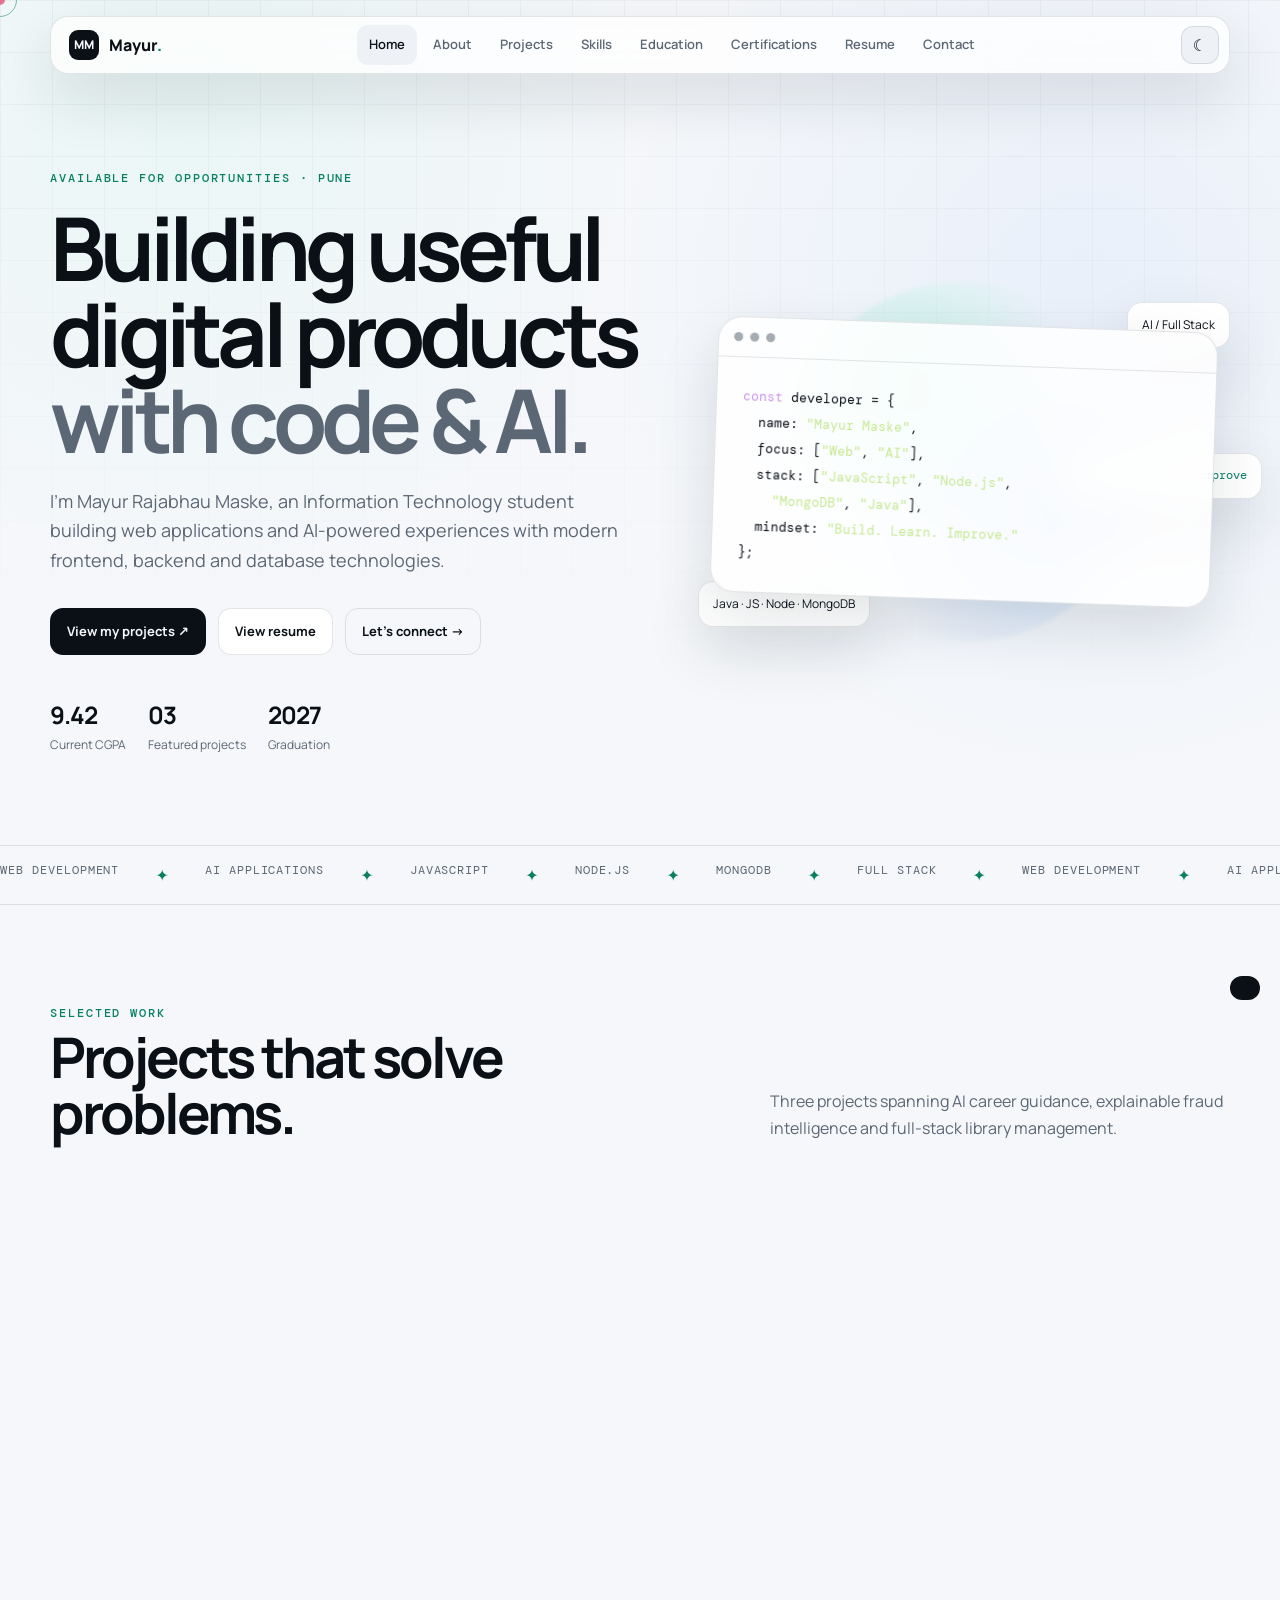
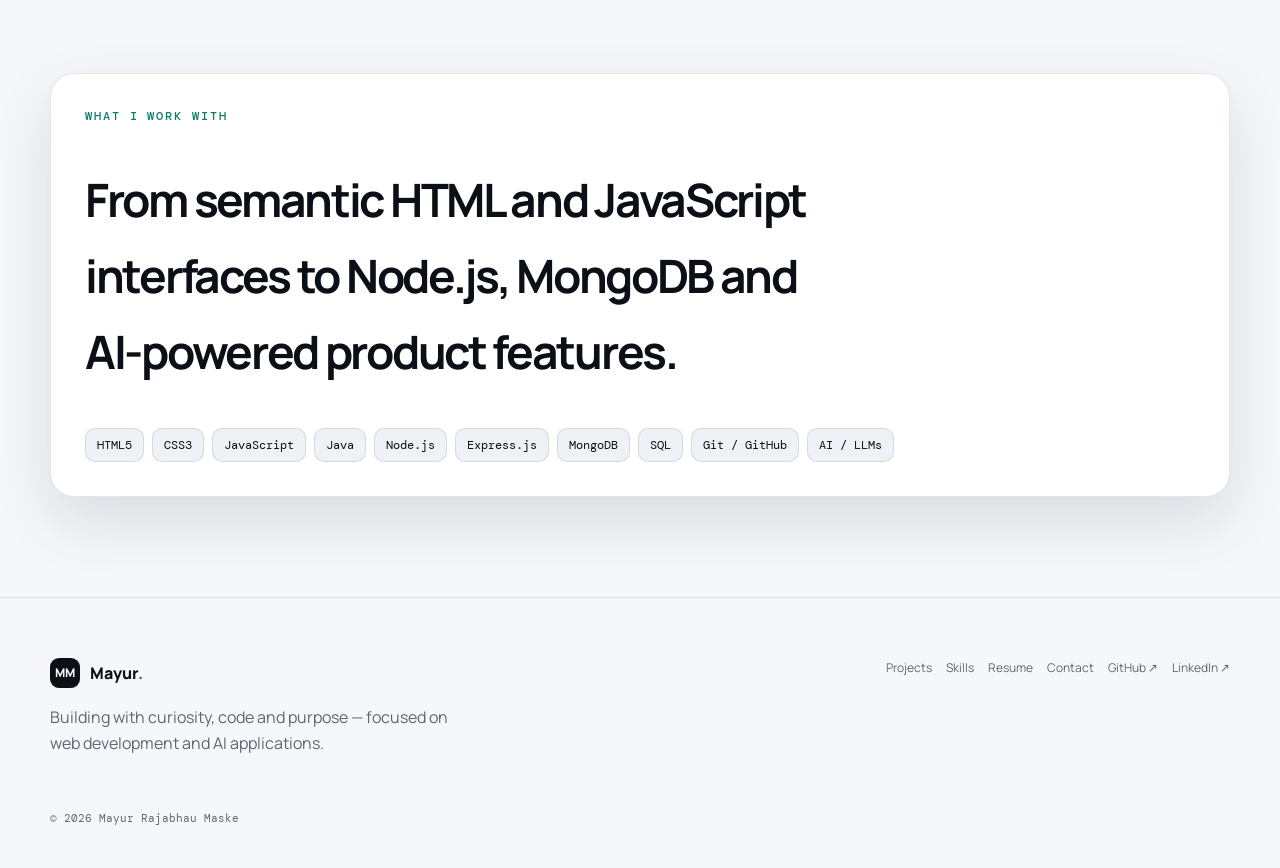
<file: T170800420_MayurMaske_Protfolio/index.html>
<!doctype html>
<html lang="en" data-theme="dark">
<head>
<meta charset="utf-8">
<meta name="viewport" content="width=device-width,initial-scale=1">
<title>Mayur Rajabhau Maske — Developer Portfolio</title>
<meta name="description" content="Premium interactive portfolio of Mayur Rajabhau Maske, an Information Technology student focused on web development and AI applications.">
<meta name="theme-color" content="#07090d">
<meta property="og:title" content="Mayur Rajabhau Maske — Developer Portfolio">
<meta property="og:description" content="Premium interactive portfolio of Mayur Rajabhau Maske, an Information Technology student focused on web development and AI applications.">
<meta property="og:type" content="website">
<link rel="stylesheet" href="css/style.css">
</head>
<body>
<a class="skip" href="#main">Skip to content</a>
<div class="progress"></div><div class="cursor"></div><div class="cursor-ring"></div>
<header class="site-header"><div class="container">
<nav class="nav" aria-label="Primary navigation">
<a class="brand" href="index.html"><span class="brand-mark">MM</span><span>Mayur<span style="color:var(--accent)">.</span></span></a>
<div class="nav-links">
<a data-nav href="index.html">Home</a><a data-nav href="about.html">About</a><a data-nav href="projects.html">Projects</a>
<a data-nav href="skills.html">Skills</a><a data-nav href="education.html">Education</a><a data-nav href="certifications.html">Certifications</a>
<a data-nav href="resume.html">Resume</a><a data-nav href="contact.html">Contact</a>
</div>
<div class="nav-actions"><button class="icon-btn" data-theme-toggle aria-label="Switch theme">☼</button>
<button class="menu-btn" data-menu-toggle aria-expanded="false" aria-label="Open menu">☰</button></div>
<div class="mobile-menu">
<a href="index.html">Home</a><a href="about.html">About</a><a href="projects.html">Projects</a><a href="skills.html">Skills</a>
<a href="education.html">Education</a><a href="certifications.html">Certifications</a><a href="resume.html">Resume</a><a href="contact.html">Contact</a>
</div>
</nav></div></header>

<main id="main" class="page">
<section class="hero"><div class="container hero-grid">
<div class="reveal">
<div class="eyebrow">Available for opportunities · Pune</div>
<h1>Building useful digital products <span class="soft">with code & AI.</span></h1>
<p class="hero-copy">I’m Mayur Rajabhau Maske, an Information Technology student building web applications and AI-powered experiences with modern frontend, backend and database technologies.</p>
<div class="hero-actions">
<a class="btn btn-primary" href="projects.html">View my projects ↗</a>
<a class="btn btn-secondary" href="resume.html">View resume</a>
<a class="btn btn-ghost" href="contact.html">Let's connect →</a>
</div>
<div class="hero-meta">
<div class="stat"><strong>9.42</strong><span>Current CGPA</span></div><div class="stat"><strong>03</strong><span>Featured projects</span></div><div class="stat"><strong>2027</strong><span>Graduation</span></div>
</div></div>
<div class="hero-visual reveal">
<div class="orb"></div><div class="float-card fc1">AI / Full Stack</div><div class="float-card fc2">Java · JS · Node · MongoDB</div><div class="float-card fc3">build → learn → improve</div>
<div class="code-card" data-tilt><div class="window-bar"><span class="dot"></span><span class="dot"></span><span class="dot"></span></div>
<div class="code-body">
<span class="code-line"><span class="k">const</span> developer = {</span>
<span class="code-line">&nbsp;&nbsp;name: <span class="s">"Mayur Maske"</span>,</span>
<span class="code-line">&nbsp;&nbsp;focus: [<span class="s">"Web"</span>, <span class="s">"AI"</span>],</span>
<span class="code-line">&nbsp;&nbsp;stack: [<span class="s">"JavaScript"</span>, <span class="s">"Node.js"</span>,</span>
<span class="code-line">&nbsp;&nbsp;&nbsp;&nbsp;<span class="s">"MongoDB"</span>, <span class="s">"Java"</span>],</span>
<span class="code-line">&nbsp;&nbsp;mindset: <span class="s">"Build. Learn. Improve."</span></span>
<span class="code-line">};</span>
</div></div></div>
</div></section>
<div class="marquee"><div class="marquee-track"><span>WEB DEVELOPMENT</span><b>✦</b><span>AI APPLICATIONS</span><b>✦</b><span>JAVASCRIPT</span><b>✦</b><span>NODE.JS</span><b>✦</b><span>MONGODB</span><b>✦</b><span>FULL STACK</span><b>✦</b><span>WEB DEVELOPMENT</span><b>✦</b><span>AI APPLICATIONS</span><b>✦</b><span>JAVASCRIPT</span><b>✦</b><span>NODE.JS</span></div></div>
<section><div class="container"><div class="section-head reveal"><div><div class="eyebrow">Selected work</div><h2>Projects that solve problems.</h2></div><p>Three projects spanning AI career guidance, explainable fraud intelligence and full-stack library management.</p></div>
<div id="home-projects" class="grid-3"></div></div></section>
<section style="padding-top:30px"><div class="container"><div class="card" style="padding:34px">
<div class="eyebrow">What I work with</div><h2 style="font-size:clamp(28px,4vw,46px);letter-spacing:-.05em;max-width:760px">From semantic HTML and JavaScript interfaces to Node.js, MongoDB and AI-powered product features.</h2>
<div class="skill-list" style="margin-top:22px"><span class="skill-chip">HTML5</span><span class="skill-chip">CSS3</span><span class="skill-chip">JavaScript</span><span class="skill-chip">Java</span><span class="skill-chip">Node.js</span><span class="skill-chip">Express.js</span><span class="skill-chip">MongoDB</span><span class="skill-chip">SQL</span><span class="skill-chip">Git / GitHub</span><span class="skill-chip">AI / LLMs</span></div>
</div></div></section>
</main><footer><div class="container"><div class="footer-grid">
<div><div class="brand"><span class="brand-mark">MM</span><span>Mayur<span style="color:var(--accent)">.</span></span></div>
<p class="muted" style="max-width:420px">Building with curiosity, code and purpose — focused on web development and AI applications.</p></div>
<div class="footer-links"><a href="projects.html">Projects</a><a href="skills.html">Skills</a><a href="resume.html">Resume</a><a href="contact.html">Contact</a>
<a href="https://github.com/mayurmaske1290" target="_blank" rel="noopener">GitHub ↗</a><a href="https://linkedin.com/in/mayur-maske-082727293" target="_blank" rel="noopener">LinkedIn ↗</a></div>
</div><p class="muted mono" style="font-size:11px;margin-top:36px">© <span data-year></span> Mayur Rajabhau Maske</p></div></footer>
<div class="toast"></div>
<script src="js/data.js"></script><script src="js/main.js"></script><script>
document.addEventListener("DOMContentLoaded",()=>{
 const box=document.querySelector("#home-projects");
 box.innerHTML=PORTFOLIO.projects.map(p=>`<article class="card project-card reveal" data-tilt><div><div class="project-top"><span class="project-num">${p.number}</span><span class="badge">${p.dates||"Featured"}</span></div><h3>${p.title}</h3><p>${p.short}</p><div>${p.stack.slice(0,4).map(s=>`<span class="tag">${s}</span>`).join("")}</div></div><div class="project-actions"><a class="btn btn-secondary" href="projects/${p.id}.html">Case Study ↗</a><a class="btn btn-ghost" href="${p.github}" target="_blank" rel="noopener">GitHub ↗</a><span class="arrow">↗</span></div></article>`).join("");
});
</script></body></html>
</file>
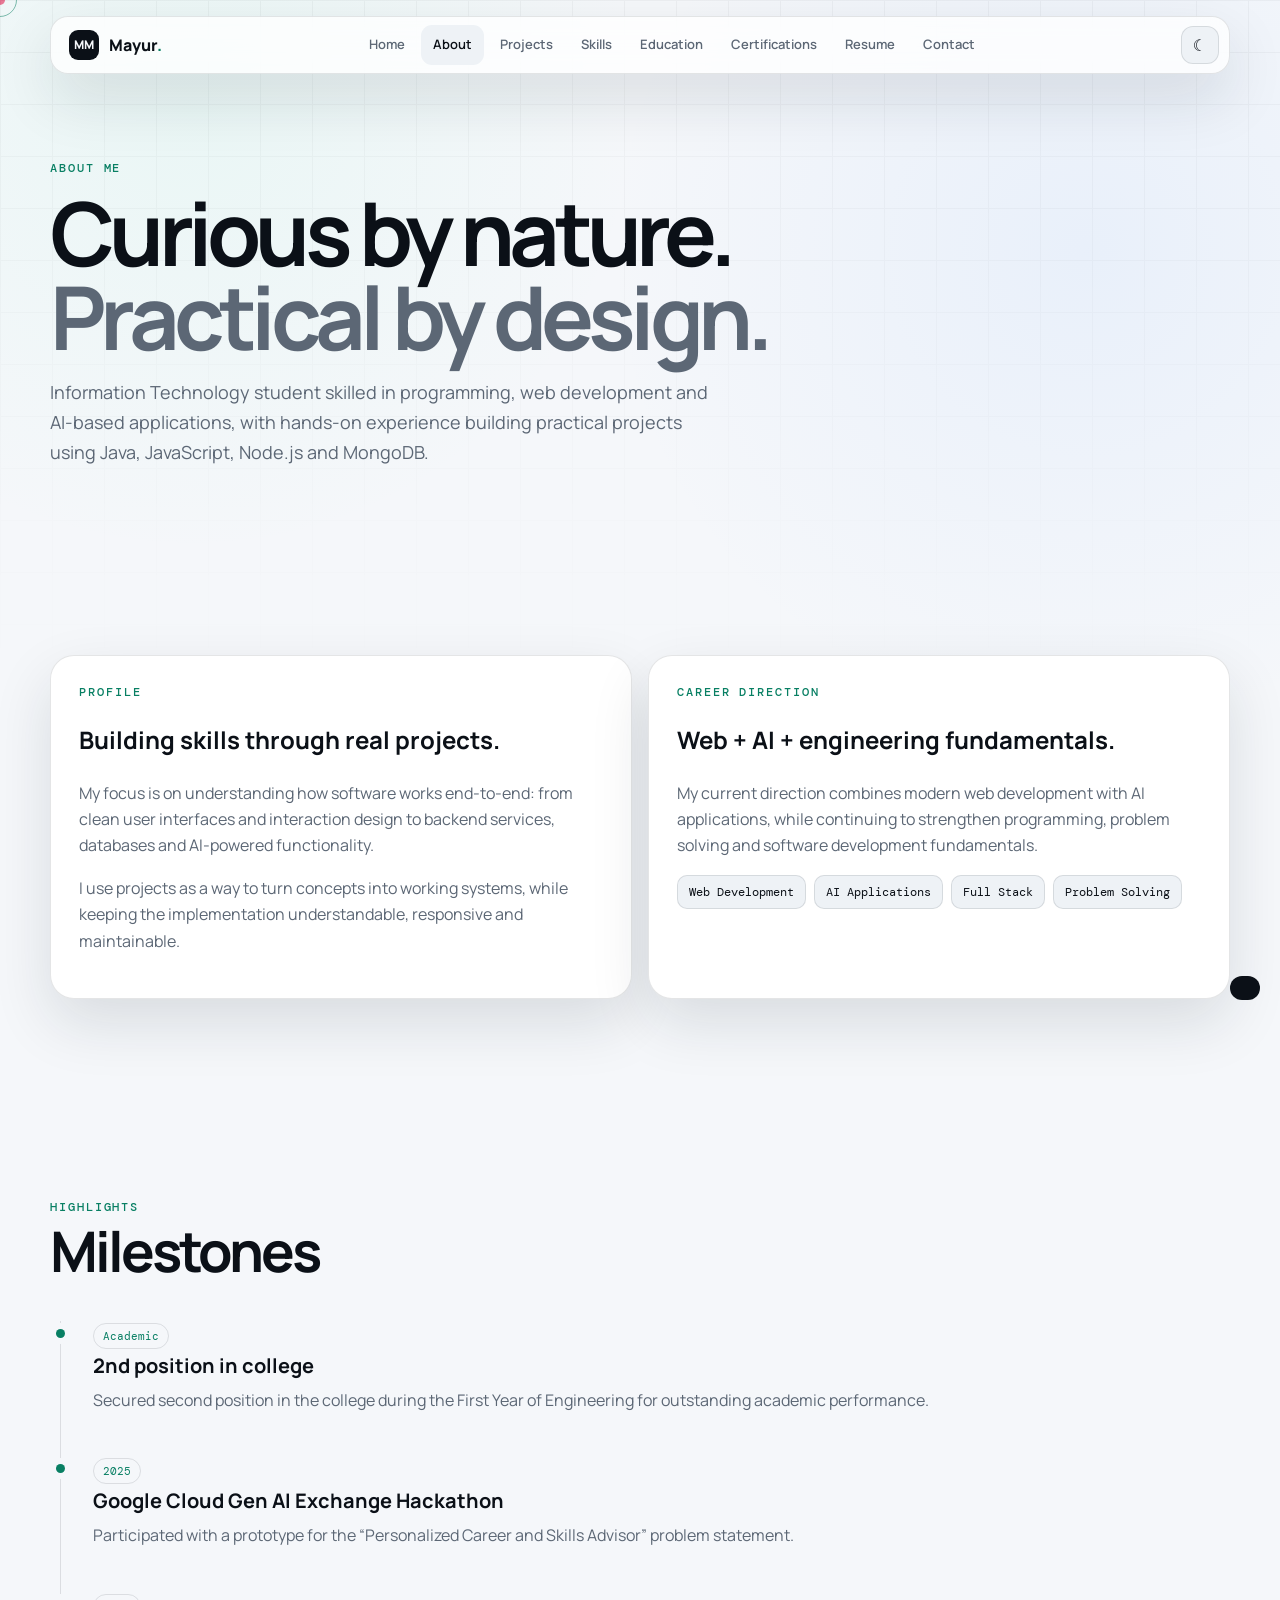
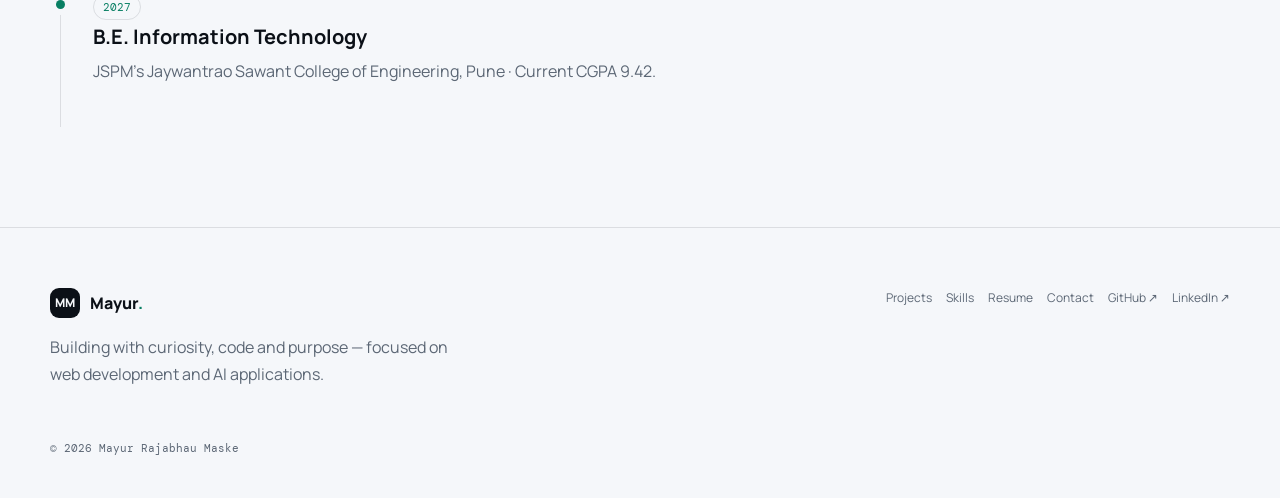
<file: T170800420_MayurMaske_Protfolio/about.html>
<!doctype html>
<html lang="en" data-theme="dark">
<head>
<meta charset="utf-8">
<meta name="viewport" content="width=device-width,initial-scale=1">
<title>About — Mayur Rajabhau Maske</title>
<meta name="description" content="About Mayur Rajabhau Maske, his education, goals, achievements and engineering mindset.">
<meta name="theme-color" content="#07090d">
<meta property="og:title" content="About — Mayur Rajabhau Maske">
<meta property="og:description" content="About Mayur Rajabhau Maske, his education, goals, achievements and engineering mindset.">
<meta property="og:type" content="website">
<link rel="stylesheet" href="css/style.css">
</head>
<body>
<a class="skip" href="#main">Skip to content</a>
<div class="progress"></div><div class="cursor"></div><div class="cursor-ring"></div>
<header class="site-header"><div class="container">
<nav class="nav" aria-label="Primary navigation">
<a class="brand" href="index.html"><span class="brand-mark">MM</span><span>Mayur<span style="color:var(--accent)">.</span></span></a>
<div class="nav-links">
<a data-nav href="index.html">Home</a><a data-nav href="about.html">About</a><a data-nav href="projects.html">Projects</a>
<a data-nav href="skills.html">Skills</a><a data-nav href="education.html">Education</a><a data-nav href="certifications.html">Certifications</a>
<a data-nav href="resume.html">Resume</a><a data-nav href="contact.html">Contact</a>
</div>
<div class="nav-actions"><button class="icon-btn" data-theme-toggle aria-label="Switch theme">☼</button>
<button class="menu-btn" data-menu-toggle aria-expanded="false" aria-label="Open menu">☰</button></div>
<div class="mobile-menu">
<a href="index.html">Home</a><a href="about.html">About</a><a href="projects.html">Projects</a><a href="skills.html">Skills</a>
<a href="education.html">Education</a><a href="certifications.html">Certifications</a><a href="resume.html">Resume</a><a href="contact.html">Contact</a>
</div>
</nav></div></header>

<main id="main">
<section class="case-hero"><div class="container reveal"><div class="eyebrow">About me</div><h1 class="case-title">Curious by nature. <span class="muted">Practical by design.</span></h1>
<p class="hero-copy">Information Technology student skilled in programming, web development and AI-based applications, with hands-on experience building practical projects using Java, JavaScript, Node.js and MongoDB.</p></div></section>
<section><div class="container grid-2">
<article class="card case-panel reveal"><div class="eyebrow">Profile</div><h2>Building skills through real projects.</h2>
<p class="muted">My focus is on understanding how software works end-to-end: from clean user interfaces and interaction design to backend services, databases and AI-powered functionality.</p>
<p class="muted">I use projects as a way to turn concepts into working systems, while keeping the implementation understandable, responsive and maintainable.</p></article>
<article class="card case-panel reveal"><div class="eyebrow">Career direction</div><h2>Web + AI + engineering fundamentals.</h2>
<p class="muted">My current direction combines modern web development with AI applications, while continuing to strengthen programming, problem solving and software development fundamentals.</p>
<div class="skill-list"><span class="skill-chip">Web Development</span><span class="skill-chip">AI Applications</span><span class="skill-chip">Full Stack</span><span class="skill-chip">Problem Solving</span></div></article>
</div></section>
<section><div class="container"><div class="section-head"><div><div class="eyebrow">Highlights</div><h2>Milestones</h2></div></div>
<div class="timeline">
<div class="timeline-item reveal"><span class="badge">Academic</span><h3>2nd position in college</h3><p>Secured second position in the college during the First Year of Engineering for outstanding academic performance.</p></div>
<div class="timeline-item reveal"><span class="badge">2025</span><h3>Google Cloud Gen AI Exchange Hackathon</h3><p>Participated with a prototype for the “Personalized Career and Skills Advisor” problem statement.</p></div>
<div class="timeline-item reveal"><span class="badge">2027</span><h3>B.E. Information Technology</h3><p>JSPM's Jaywantrao Sawant College of Engineering, Pune · Current CGPA 9.42.</p></div>
</div></div></section>
</main><footer><div class="container"><div class="footer-grid">
<div><div class="brand"><span class="brand-mark">MM</span><span>Mayur<span style="color:var(--accent)">.</span></span></div>
<p class="muted" style="max-width:420px">Building with curiosity, code and purpose — focused on web development and AI applications.</p></div>
<div class="footer-links"><a href="projects.html">Projects</a><a href="skills.html">Skills</a><a href="resume.html">Resume</a><a href="contact.html">Contact</a>
<a href="https://github.com/mayurmaske1290" target="_blank" rel="noopener">GitHub ↗</a><a href="https://linkedin.com/in/mayur-maske-082727293" target="_blank" rel="noopener">LinkedIn ↗</a></div>
</div><p class="muted mono" style="font-size:11px;margin-top:36px">© <span data-year></span> Mayur Rajabhau Maske</p></div></footer>
<div class="toast"></div>
<script src="js/data.js"></script><script src="js/main.js"></script></body></html>
</file>
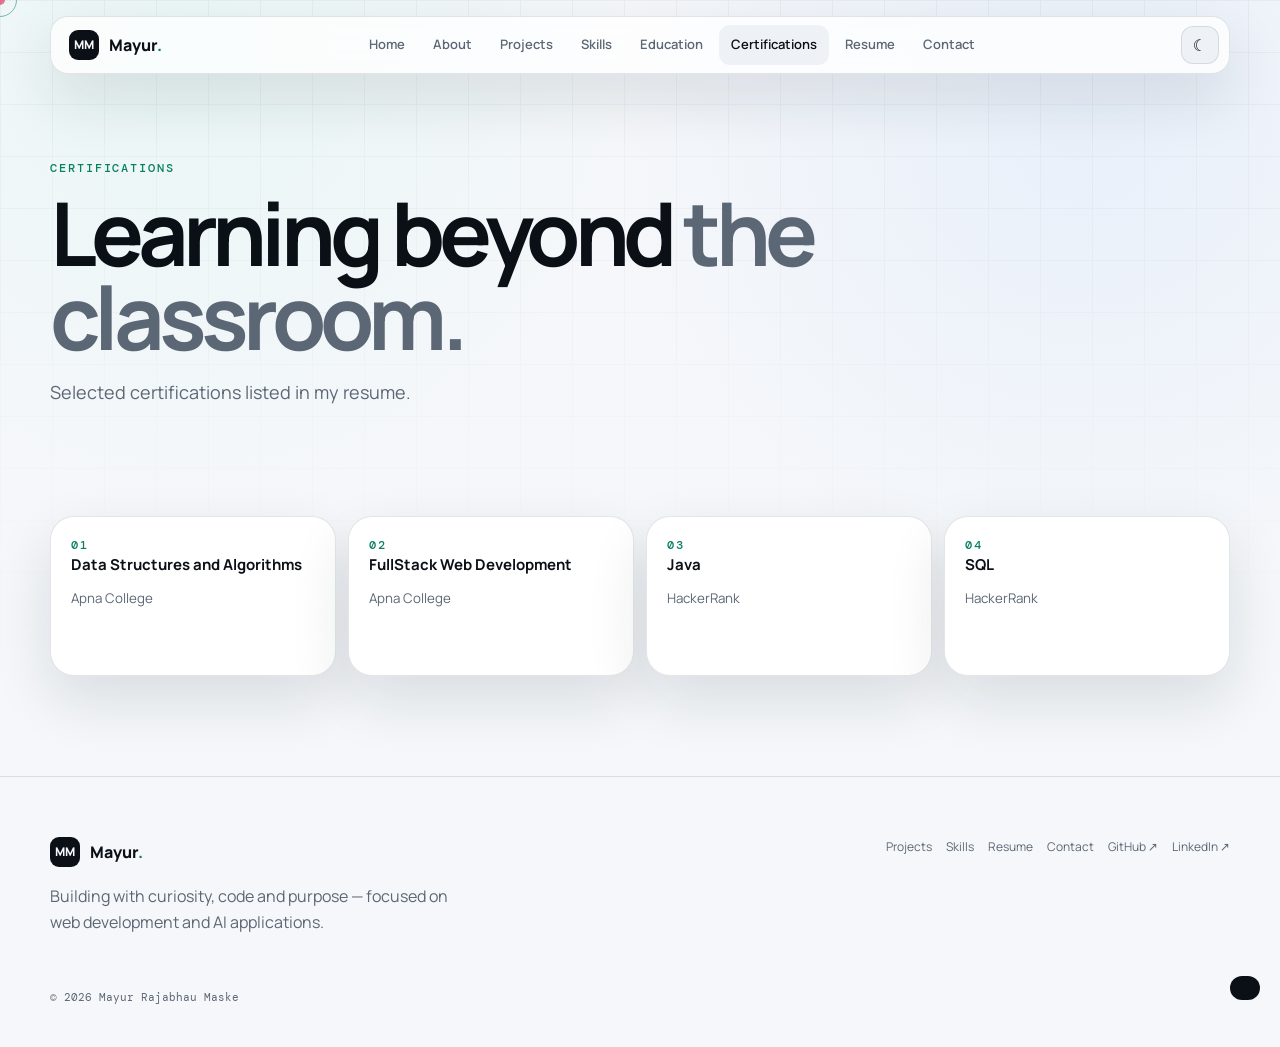
<file: T170800420_MayurMaske_Protfolio/certifications.html>
<!doctype html>
<html lang="en" data-theme="dark">
<head>
<meta charset="utf-8">
<meta name="viewport" content="width=device-width,initial-scale=1">
<title>Certifications — Mayur Rajabhau Maske</title>
<meta name="description" content="Certifications earned by Mayur Rajabhau Maske.">
<meta name="theme-color" content="#07090d">
<meta property="og:title" content="Certifications — Mayur Rajabhau Maske">
<meta property="og:description" content="Certifications earned by Mayur Rajabhau Maske.">
<meta property="og:type" content="website">
<link rel="stylesheet" href="css/style.css">
</head>
<body>
<a class="skip" href="#main">Skip to content</a>
<div class="progress"></div><div class="cursor"></div><div class="cursor-ring"></div>
<header class="site-header"><div class="container">
<nav class="nav" aria-label="Primary navigation">
<a class="brand" href="index.html"><span class="brand-mark">MM</span><span>Mayur<span style="color:var(--accent)">.</span></span></a>
<div class="nav-links">
<a data-nav href="index.html">Home</a><a data-nav href="about.html">About</a><a data-nav href="projects.html">Projects</a>
<a data-nav href="skills.html">Skills</a><a data-nav href="education.html">Education</a><a data-nav href="certifications.html">Certifications</a>
<a data-nav href="resume.html">Resume</a><a data-nav href="contact.html">Contact</a>
</div>
<div class="nav-actions"><button class="icon-btn" data-theme-toggle aria-label="Switch theme">☼</button>
<button class="menu-btn" data-menu-toggle aria-expanded="false" aria-label="Open menu">☰</button></div>
<div class="mobile-menu">
<a href="index.html">Home</a><a href="about.html">About</a><a href="projects.html">Projects</a><a href="skills.html">Skills</a>
<a href="education.html">Education</a><a href="certifications.html">Certifications</a><a href="resume.html">Resume</a><a href="contact.html">Contact</a>
</div>
</nav></div></header>

<main id="main"><section class="case-hero"><div class="container"><div class="eyebrow">Certifications</div><h1 class="case-title">Learning beyond <span class="muted">the classroom.</span></h1><p class="hero-copy">Selected certifications listed in my resume.</p></div></section>
<section style="padding-top:20px"><div class="container"><div class="cert-grid">
<div class="card cert reveal"><div class="eyebrow">01</div><strong>Data Structures and Algorithms</strong><small>Apna College</small></div>
<div class="card cert reveal"><div class="eyebrow">02</div><strong>FullStack Web Development</strong><small>Apna College</small></div>
<div class="card cert reveal"><div class="eyebrow">03</div><strong>Java</strong><small>HackerRank</small></div>
<div class="card cert reveal"><div class="eyebrow">04</div><strong>SQL</strong><small>HackerRank</small></div>
</div></div></section></main><footer><div class="container"><div class="footer-grid">
<div><div class="brand"><span class="brand-mark">MM</span><span>Mayur<span style="color:var(--accent)">.</span></span></div>
<p class="muted" style="max-width:420px">Building with curiosity, code and purpose — focused on web development and AI applications.</p></div>
<div class="footer-links"><a href="projects.html">Projects</a><a href="skills.html">Skills</a><a href="resume.html">Resume</a><a href="contact.html">Contact</a>
<a href="https://github.com/mayurmaske1290" target="_blank" rel="noopener">GitHub ↗</a><a href="https://linkedin.com/in/mayur-maske-082727293" target="_blank" rel="noopener">LinkedIn ↗</a></div>
</div><p class="muted mono" style="font-size:11px;margin-top:36px">© <span data-year></span> Mayur Rajabhau Maske</p></div></footer>
<div class="toast"></div>
<script src="js/data.js"></script><script src="js/main.js"></script></body></html>
</file>
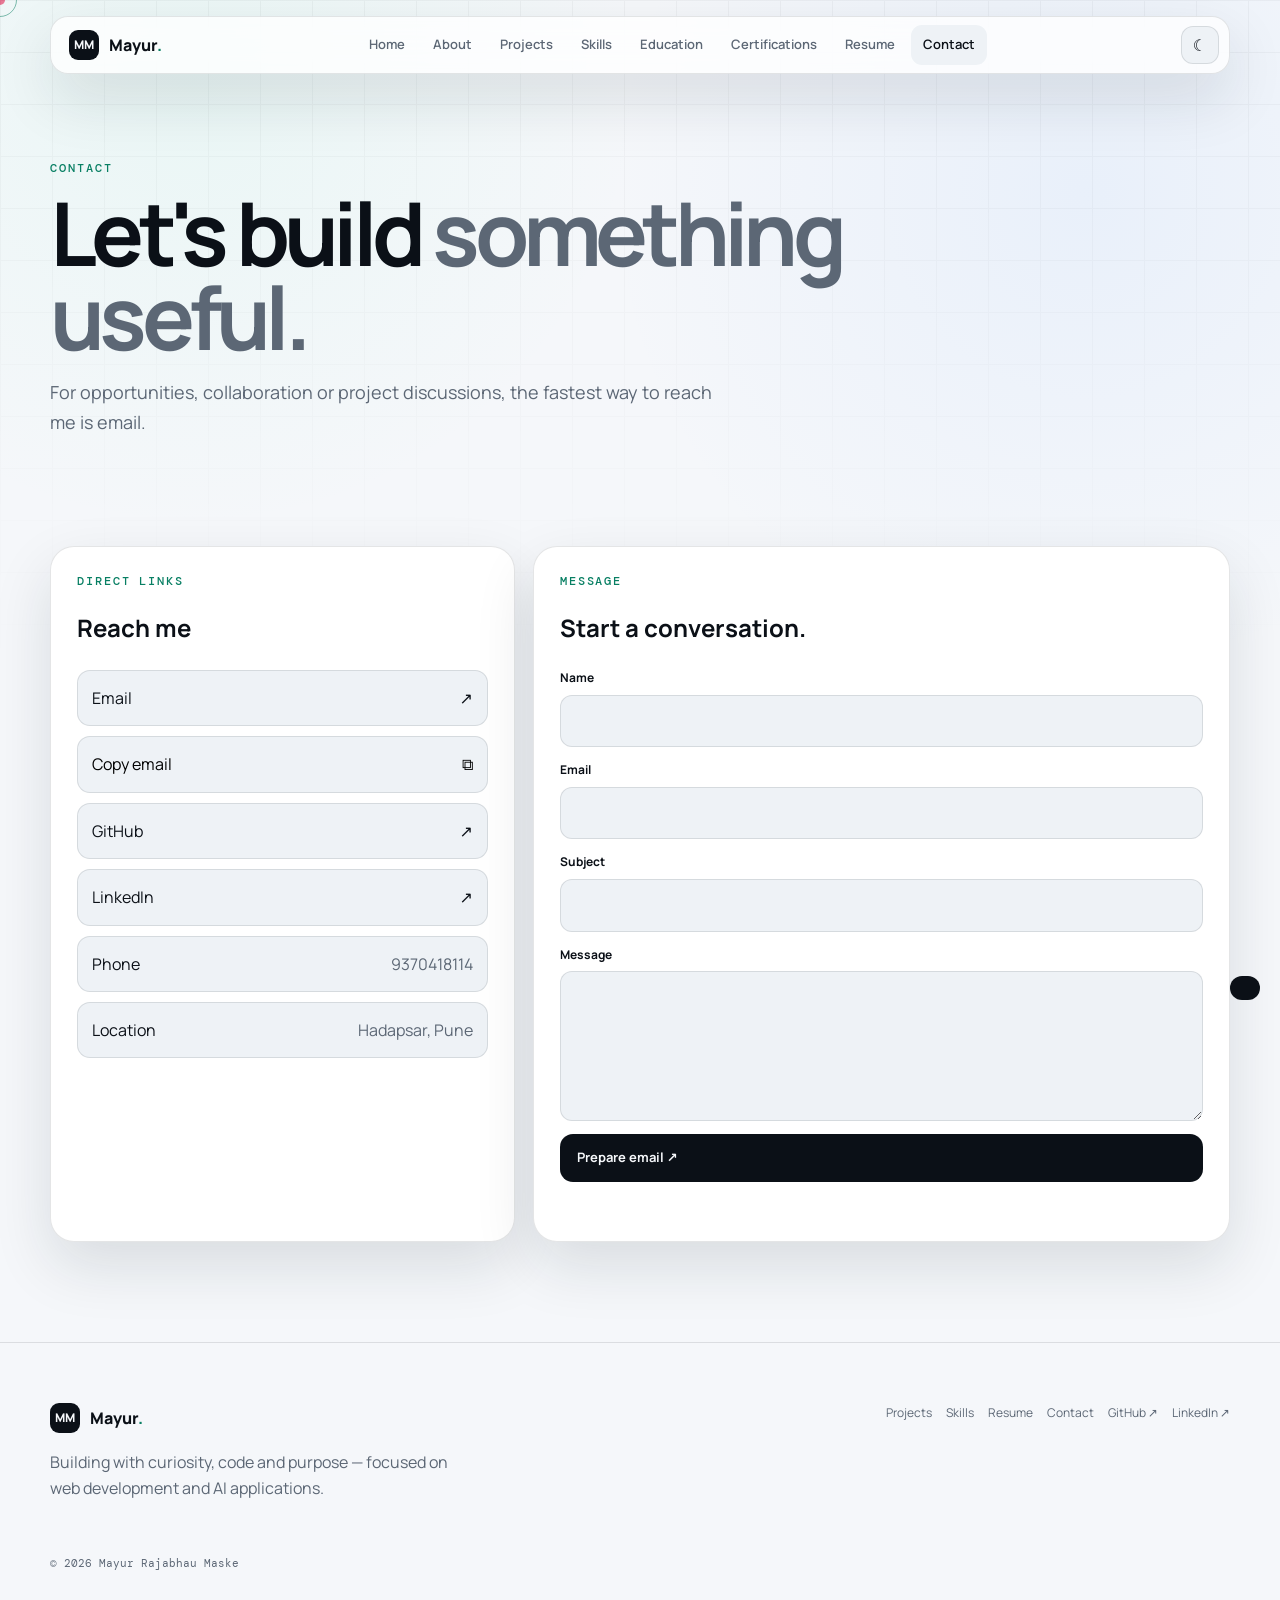
<file: T170800420_MayurMaske_Protfolio/contact.html>
<!doctype html>
<html lang="en" data-theme="dark">
<head>
<meta charset="utf-8">
<meta name="viewport" content="width=device-width,initial-scale=1">
<title>Contact — Mayur Rajabhau Maske</title>
<meta name="description" content="Contact Mayur Rajabhau Maske via email, GitHub or LinkedIn.">
<meta name="theme-color" content="#07090d">
<meta property="og:title" content="Contact — Mayur Rajabhau Maske">
<meta property="og:description" content="Contact Mayur Rajabhau Maske via email, GitHub or LinkedIn.">
<meta property="og:type" content="website">
<link rel="stylesheet" href="css/style.css">
</head>
<body>
<a class="skip" href="#main">Skip to content</a>
<div class="progress"></div><div class="cursor"></div><div class="cursor-ring"></div>
<header class="site-header"><div class="container">
<nav class="nav" aria-label="Primary navigation">
<a class="brand" href="index.html"><span class="brand-mark">MM</span><span>Mayur<span style="color:var(--accent)">.</span></span></a>
<div class="nav-links">
<a data-nav href="index.html">Home</a><a data-nav href="about.html">About</a><a data-nav href="projects.html">Projects</a>
<a data-nav href="skills.html">Skills</a><a data-nav href="education.html">Education</a><a data-nav href="certifications.html">Certifications</a>
<a data-nav href="resume.html">Resume</a><a data-nav href="contact.html">Contact</a>
</div>
<div class="nav-actions"><button class="icon-btn" data-theme-toggle aria-label="Switch theme">☼</button>
<button class="menu-btn" data-menu-toggle aria-expanded="false" aria-label="Open menu">☰</button></div>
<div class="mobile-menu">
<a href="index.html">Home</a><a href="about.html">About</a><a href="projects.html">Projects</a><a href="skills.html">Skills</a>
<a href="education.html">Education</a><a href="certifications.html">Certifications</a><a href="resume.html">Resume</a><a href="contact.html">Contact</a>
</div>
</nav></div></header>

<main id="main"><section class="case-hero"><div class="container"><div class="eyebrow">Contact</div><h1 class="case-title">Let's build <span class="muted">something useful.</span></h1><p class="hero-copy">For opportunities, collaboration or project discussions, the fastest way to reach me is email.</p></div></section>
<section style="padding-top:20px"><div class="container contact-grid">
<article class="card contact-card reveal"><div class="eyebrow">Direct links</div><h2>Reach me</h2><div class="contact-links">
<a class="contact-link" href="mailto:mayurmaske1290@gmail.com"><span>Email</span><span>↗</span></a>
<button class="contact-link" data-copy-email><span>Copy email</span><span>⧉</span></button>
<a class="contact-link" href="https://github.com/mayurmaske1290" target="_blank" rel="noopener"><span>GitHub</span><span>↗</span></a>
<a class="contact-link" href="https://linkedin.com/in/mayur-maske-082727293" target="_blank" rel="noopener"><span>LinkedIn</span><span>↗</span></a>
<div class="contact-link"><span>Phone</span><span class="muted">9370418114</span></div>
<div class="contact-link"><span>Location</span><span class="muted">Hadapsar, Pune</span></div>
</div></article>
<article class="card contact-card reveal"><div class="eyebrow">Message</div><h2>Start a conversation.</h2>
<form id="contact-form" class="form" novalidate><div class="field"><label for="name">Name</label><input id="name" name="name" autocomplete="name" required></div>
<div class="field"><label for="email">Email</label><input id="email" name="email" type="email" autocomplete="email" required></div>
<div class="field"><label for="subject">Subject</label><input id="subject" name="subject" required></div>
<div class="field"><label for="message">Message</label><textarea id="message" name="message" required></textarea></div>
<button class="btn btn-primary" type="submit">Prepare email ↗</button><div class="form-msg" aria-live="polite"></div></form>
</article></div></section></main><footer><div class="container"><div class="footer-grid">
<div><div class="brand"><span class="brand-mark">MM</span><span>Mayur<span style="color:var(--accent)">.</span></span></div>
<p class="muted" style="max-width:420px">Building with curiosity, code and purpose — focused on web development and AI applications.</p></div>
<div class="footer-links"><a href="projects.html">Projects</a><a href="skills.html">Skills</a><a href="resume.html">Resume</a><a href="contact.html">Contact</a>
<a href="https://github.com/mayurmaske1290" target="_blank" rel="noopener">GitHub ↗</a><a href="https://linkedin.com/in/mayur-maske-082727293" target="_blank" rel="noopener">LinkedIn ↗</a></div>
</div><p class="muted mono" style="font-size:11px;margin-top:36px">© <span data-year></span> Mayur Rajabhau Maske</p></div></footer>
<div class="toast"></div>
<script src="js/data.js"></script><script src="js/main.js"></script></body></html>
</file>
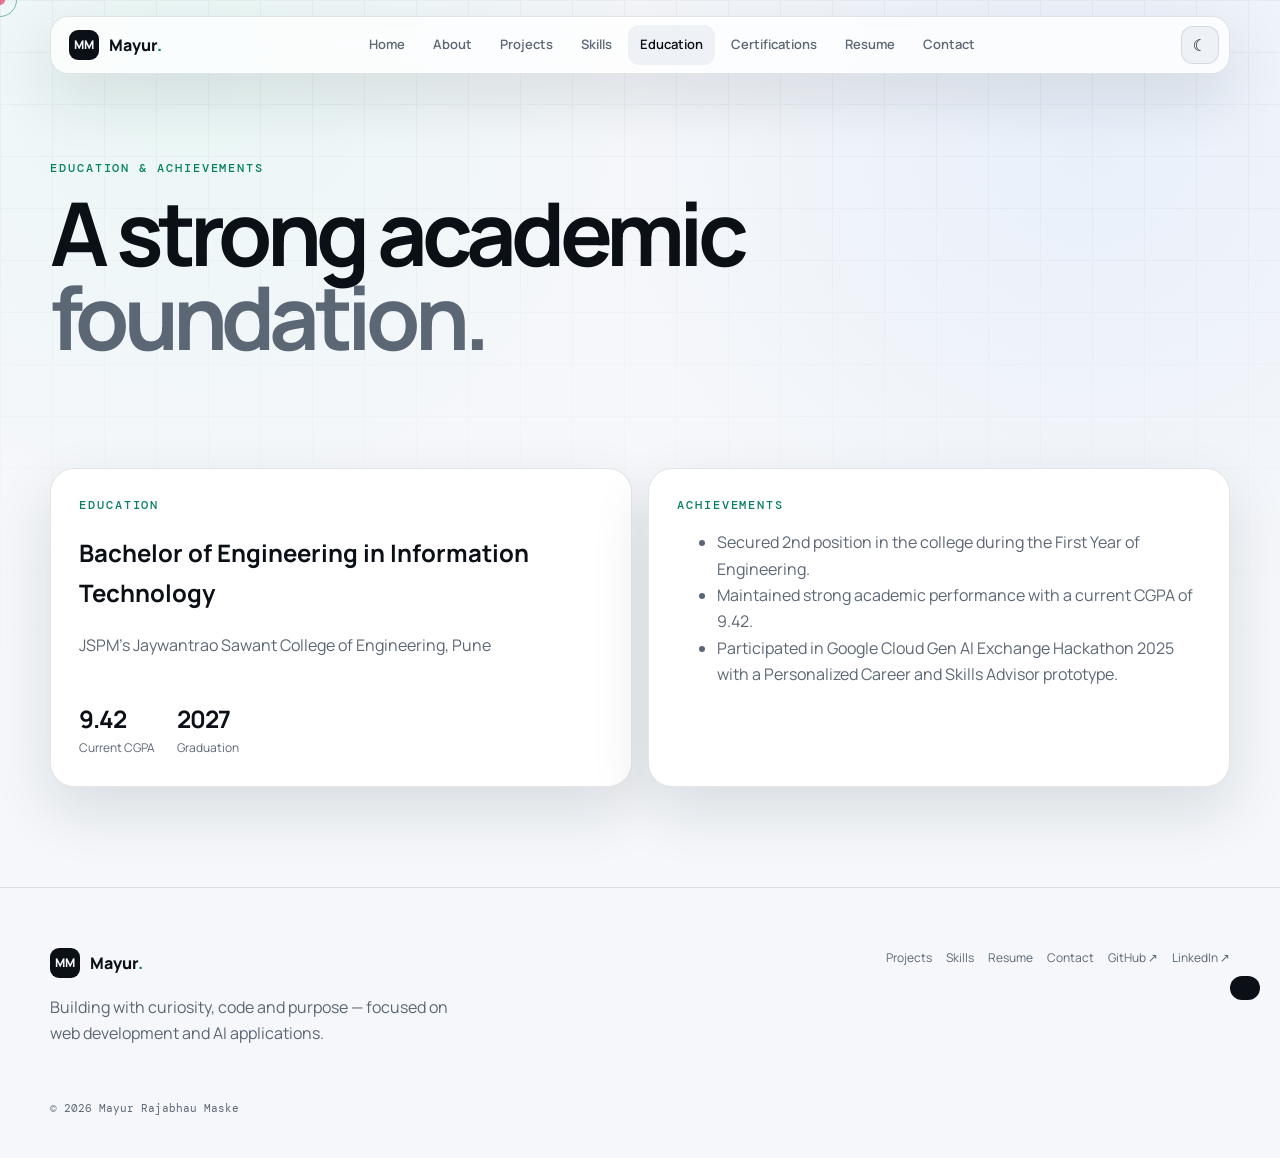
<file: T170800420_MayurMaske_Protfolio/education.html>
<!doctype html>
<html lang="en" data-theme="dark">
<head>
<meta charset="utf-8">
<meta name="viewport" content="width=device-width,initial-scale=1">
<title>Education & Achievements — Mayur Rajabhau Maske</title>
<meta name="description" content="Education and achievements of Mayur Rajabhau Maske.">
<meta name="theme-color" content="#07090d">
<meta property="og:title" content="Education & Achievements — Mayur Rajabhau Maske">
<meta property="og:description" content="Education and achievements of Mayur Rajabhau Maske.">
<meta property="og:type" content="website">
<link rel="stylesheet" href="css/style.css">
</head>
<body>
<a class="skip" href="#main">Skip to content</a>
<div class="progress"></div><div class="cursor"></div><div class="cursor-ring"></div>
<header class="site-header"><div class="container">
<nav class="nav" aria-label="Primary navigation">
<a class="brand" href="index.html"><span class="brand-mark">MM</span><span>Mayur<span style="color:var(--accent)">.</span></span></a>
<div class="nav-links">
<a data-nav href="index.html">Home</a><a data-nav href="about.html">About</a><a data-nav href="projects.html">Projects</a>
<a data-nav href="skills.html">Skills</a><a data-nav href="education.html">Education</a><a data-nav href="certifications.html">Certifications</a>
<a data-nav href="resume.html">Resume</a><a data-nav href="contact.html">Contact</a>
</div>
<div class="nav-actions"><button class="icon-btn" data-theme-toggle aria-label="Switch theme">☼</button>
<button class="menu-btn" data-menu-toggle aria-expanded="false" aria-label="Open menu">☰</button></div>
<div class="mobile-menu">
<a href="index.html">Home</a><a href="about.html">About</a><a href="projects.html">Projects</a><a href="skills.html">Skills</a>
<a href="education.html">Education</a><a href="certifications.html">Certifications</a><a href="resume.html">Resume</a><a href="contact.html">Contact</a>
</div>
</nav></div></header>

<main id="main"><section class="case-hero"><div class="container"><div class="eyebrow">Education & achievements</div><h1 class="case-title">A strong academic <span class="muted">foundation.</span></h1></div></section>
<section style="padding-top:20px"><div class="container grid-2">
<article class="card case-panel reveal"><div class="eyebrow">Education</div><h2>Bachelor of Engineering in Information Technology</h2><p class="muted">JSPM's Jaywantrao Sawant College of Engineering, Pune</p><div class="hero-meta"><div class="stat"><strong>9.42</strong><span>Current CGPA</span></div><div class="stat"><strong>2027</strong><span>Graduation</span></div></div></article>
<article class="card case-panel reveal"><div class="eyebrow">Achievements</div><ul class="muted"><li>Secured 2nd position in the college during the First Year of Engineering.</li><li>Maintained strong academic performance with a current CGPA of 9.42.</li><li>Participated in Google Cloud Gen AI Exchange Hackathon 2025 with a Personalized Career and Skills Advisor prototype.</li></ul></article>
</div></section></main><footer><div class="container"><div class="footer-grid">
<div><div class="brand"><span class="brand-mark">MM</span><span>Mayur<span style="color:var(--accent)">.</span></span></div>
<p class="muted" style="max-width:420px">Building with curiosity, code and purpose — focused on web development and AI applications.</p></div>
<div class="footer-links"><a href="projects.html">Projects</a><a href="skills.html">Skills</a><a href="resume.html">Resume</a><a href="contact.html">Contact</a>
<a href="https://github.com/mayurmaske1290" target="_blank" rel="noopener">GitHub ↗</a><a href="https://linkedin.com/in/mayur-maske-082727293" target="_blank" rel="noopener">LinkedIn ↗</a></div>
</div><p class="muted mono" style="font-size:11px;margin-top:36px">© <span data-year></span> Mayur Rajabhau Maske</p></div></footer>
<div class="toast"></div>
<script src="js/data.js"></script><script src="js/main.js"></script></body></html>
</file>
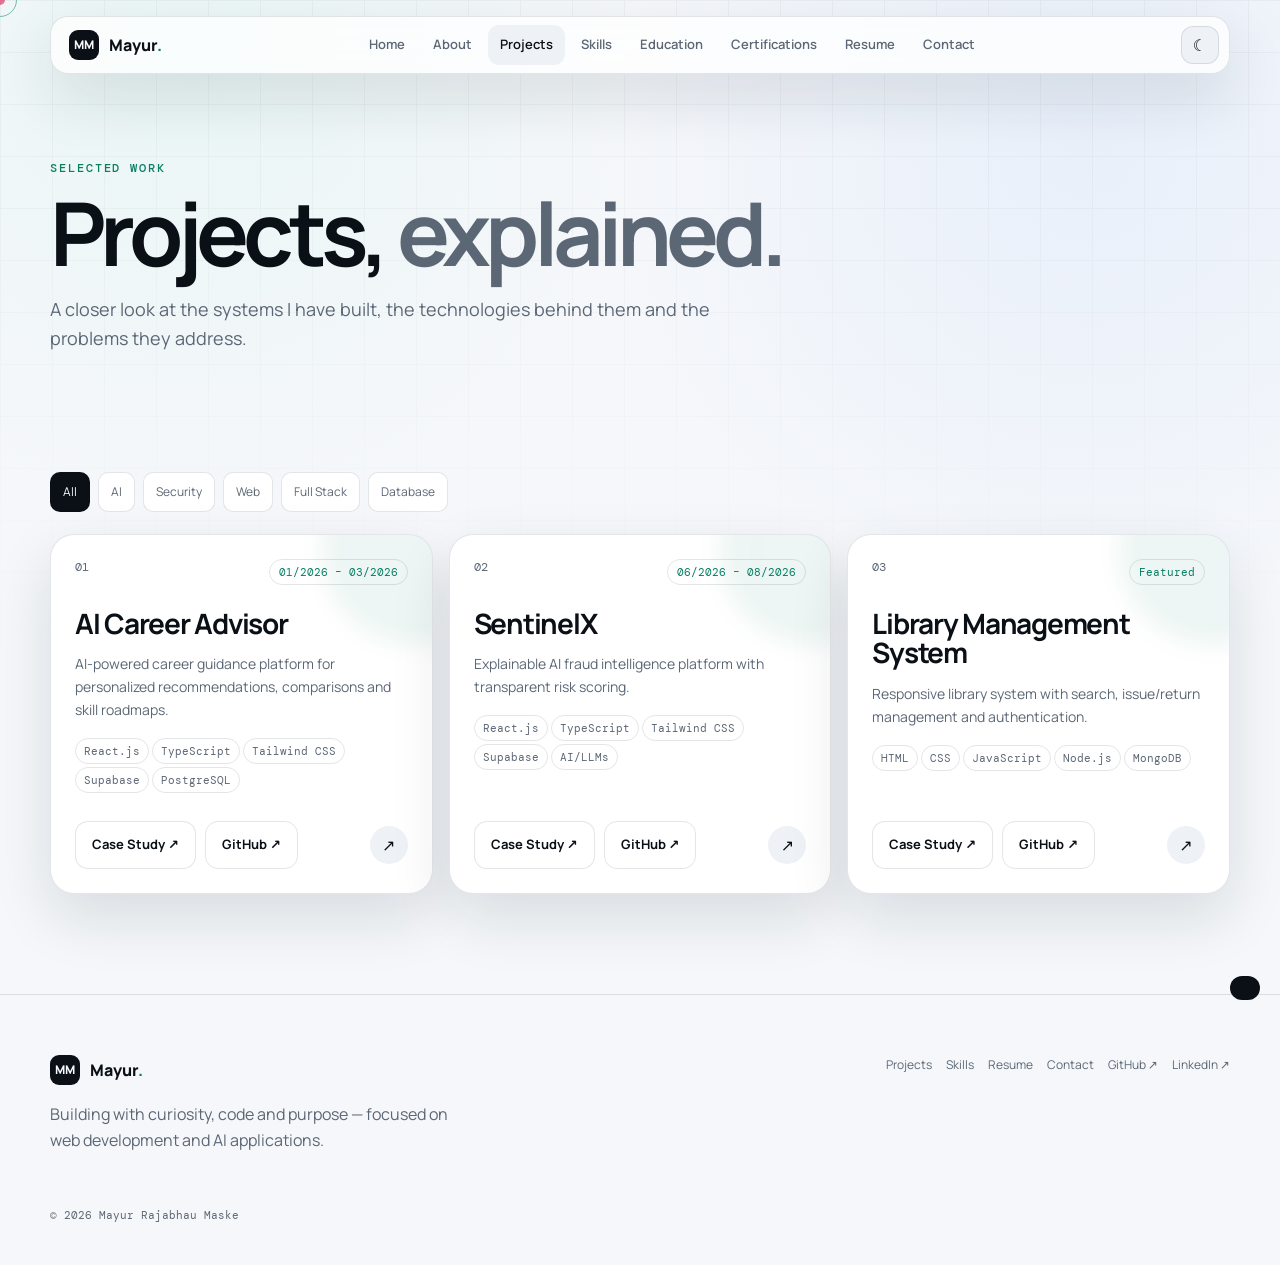
<file: T170800420_MayurMaske_Protfolio/projects.html>
<!doctype html>
<html lang="en" data-theme="dark">
<head>
<meta charset="utf-8">
<meta name="viewport" content="width=device-width,initial-scale=1">
<title>Projects — Mayur Rajabhau Maske</title>
<meta name="description" content="Explore Mayur Rajabhau Maske's AI, web and full-stack projects.">
<meta name="theme-color" content="#07090d">
<meta property="og:title" content="Projects — Mayur Rajabhau Maske">
<meta property="og:description" content="Explore Mayur Rajabhau Maske's AI, web and full-stack projects.">
<meta property="og:type" content="website">
<link rel="stylesheet" href="css/style.css">
</head>
<body>
<a class="skip" href="#main">Skip to content</a>
<div class="progress"></div><div class="cursor"></div><div class="cursor-ring"></div>
<header class="site-header"><div class="container">
<nav class="nav" aria-label="Primary navigation">
<a class="brand" href="index.html"><span class="brand-mark">MM</span><span>Mayur<span style="color:var(--accent)">.</span></span></a>
<div class="nav-links">
<a data-nav href="index.html">Home</a><a data-nav href="about.html">About</a><a data-nav href="projects.html">Projects</a>
<a data-nav href="skills.html">Skills</a><a data-nav href="education.html">Education</a><a data-nav href="certifications.html">Certifications</a>
<a data-nav href="resume.html">Resume</a><a data-nav href="contact.html">Contact</a>
</div>
<div class="nav-actions"><button class="icon-btn" data-theme-toggle aria-label="Switch theme">☼</button>
<button class="menu-btn" data-menu-toggle aria-expanded="false" aria-label="Open menu">☰</button></div>
<div class="mobile-menu">
<a href="index.html">Home</a><a href="about.html">About</a><a href="projects.html">Projects</a><a href="skills.html">Skills</a>
<a href="education.html">Education</a><a href="certifications.html">Certifications</a><a href="resume.html">Resume</a><a href="contact.html">Contact</a>
</div>
</nav></div></header>

<main id="main">
<section class="case-hero"><div class="container"><div class="eyebrow">Selected work</div><h1 class="case-title">Projects, <span class="muted">explained.</span></h1><p class="hero-copy">A closer look at the systems I have built, the technologies behind them and the problems they address.</p></div></section>
<section style="padding-top:30px"><div class="container">
<div class="filter-bar"><button class="filter active" data-filter="all">All</button><button class="filter" data-filter="AI">AI</button><button class="filter" data-filter="Security">Security</button><button class="filter" data-filter="Web">Web</button><button class="filter" data-filter="Full Stack">Full Stack</button><button class="filter" data-filter="Database">Database</button></div>
<div id="project-grid" class="grid-3"></div>
</div></section></main><footer><div class="container"><div class="footer-grid">
<div><div class="brand"><span class="brand-mark">MM</span><span>Mayur<span style="color:var(--accent)">.</span></span></div>
<p class="muted" style="max-width:420px">Building with curiosity, code and purpose — focused on web development and AI applications.</p></div>
<div class="footer-links"><a href="projects.html">Projects</a><a href="skills.html">Skills</a><a href="resume.html">Resume</a><a href="contact.html">Contact</a>
<a href="https://github.com/mayurmaske1290" target="_blank" rel="noopener">GitHub ↗</a><a href="https://linkedin.com/in/mayur-maske-082727293" target="_blank" rel="noopener">LinkedIn ↗</a></div>
</div><p class="muted mono" style="font-size:11px;margin-top:36px">© <span data-year></span> Mayur Rajabhau Maske</p></div></footer>
<div class="toast"></div>
<script src="js/data.js"></script><script src="js/main.js"></script><script src="js/projects.js"></script></body></html>
</file>
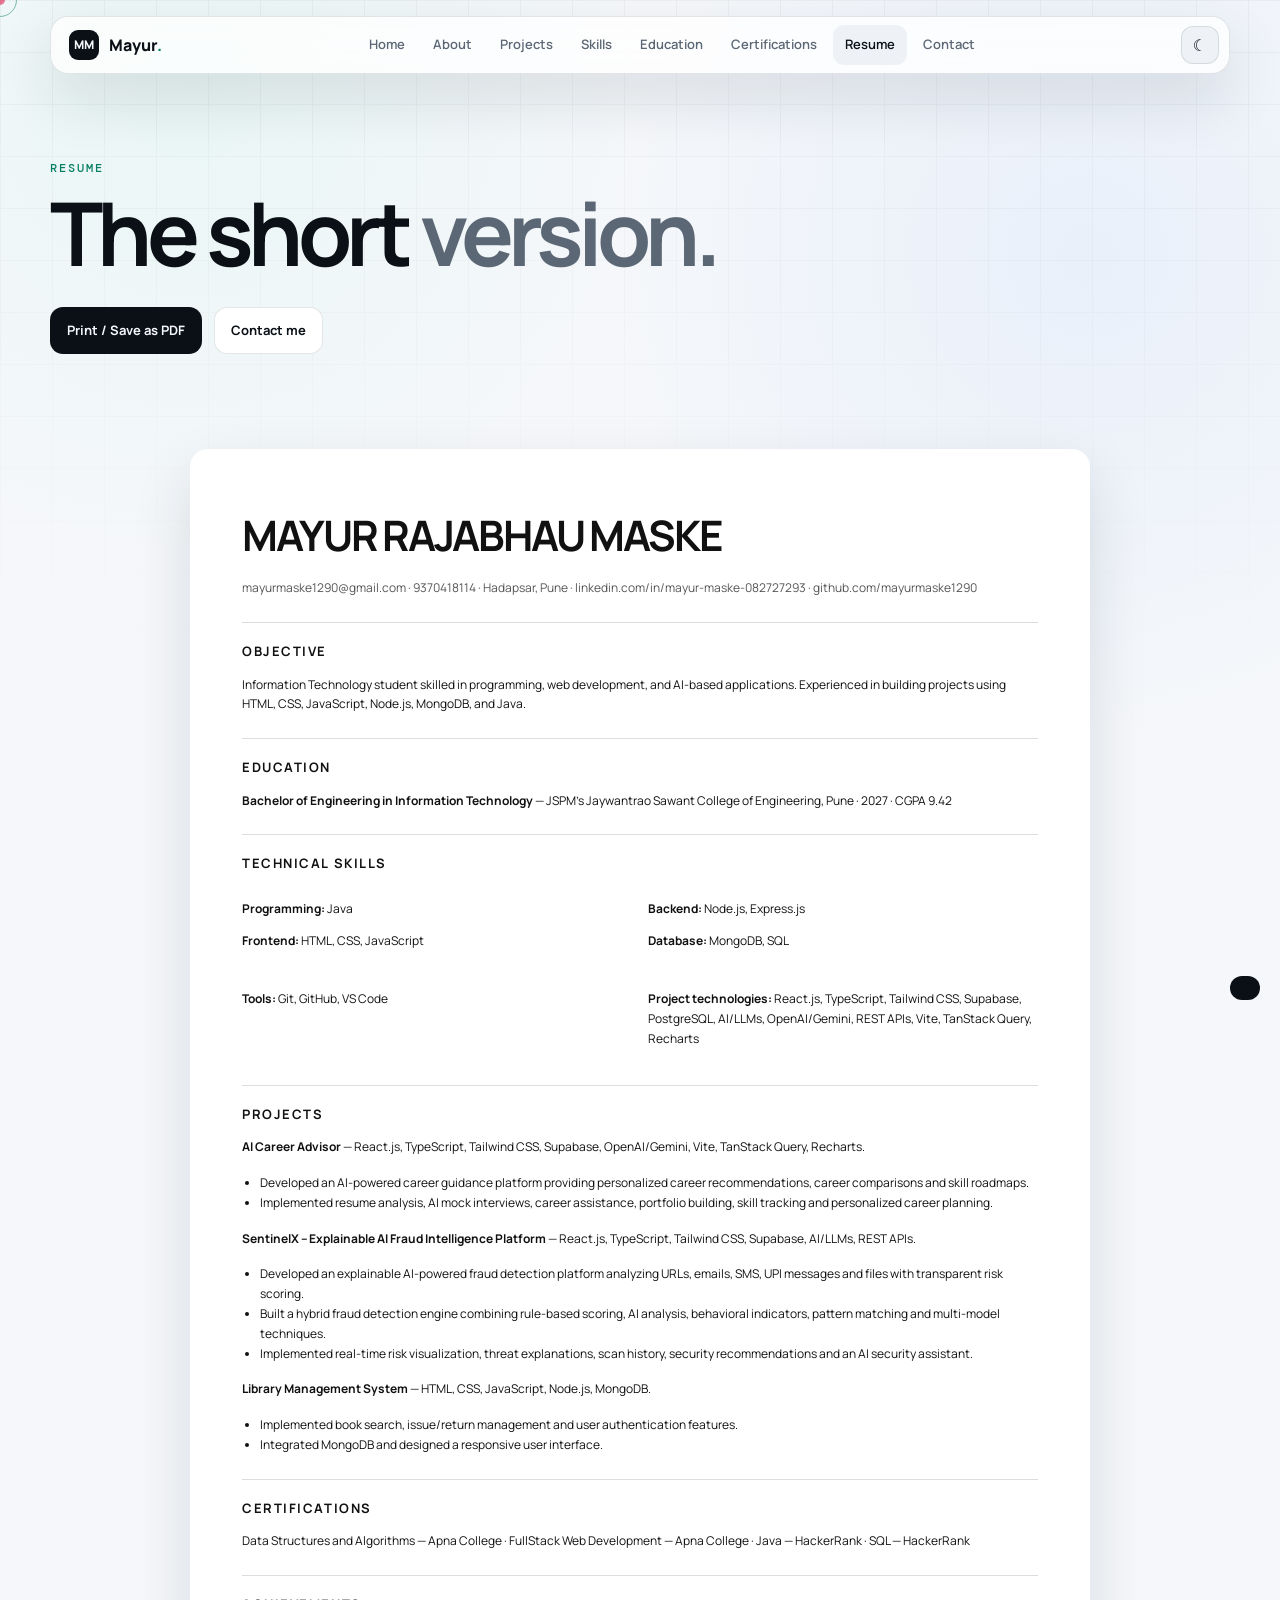
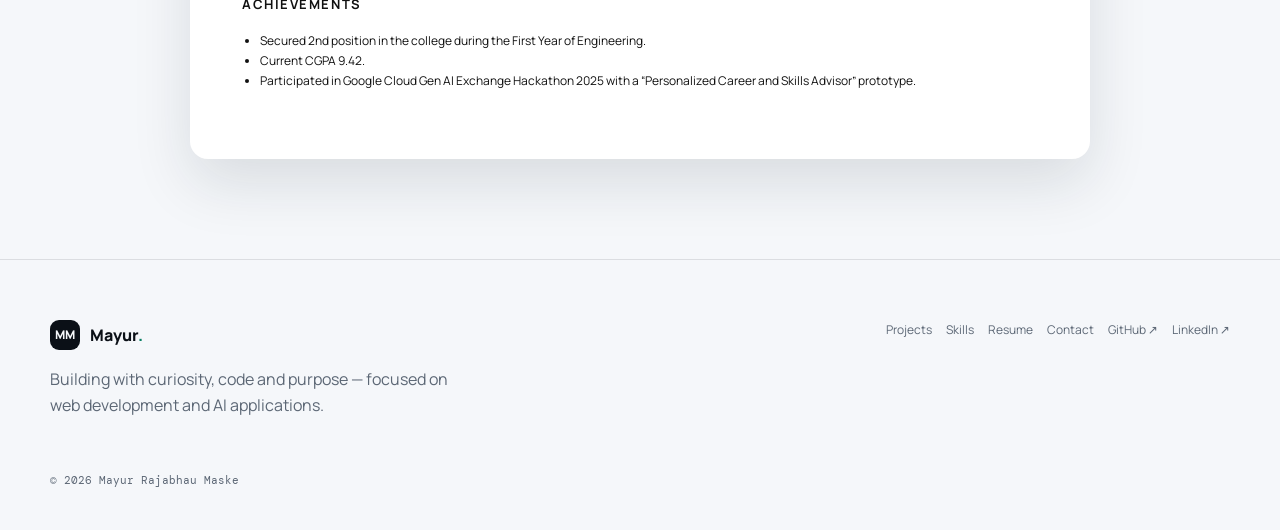
<file: T170800420_MayurMaske_Protfolio/resume.html>
<!doctype html>
<html lang="en" data-theme="dark">
<head>
<meta charset="utf-8">
<meta name="viewport" content="width=device-width,initial-scale=1">
<title>Resume — Mayur Rajabhau Maske</title>
<meta name="description" content="Resume of Mayur Rajabhau Maske.">
<meta name="theme-color" content="#07090d">
<meta property="og:title" content="Resume — Mayur Rajabhau Maske">
<meta property="og:description" content="Resume of Mayur Rajabhau Maske.">
<meta property="og:type" content="website">
<link rel="stylesheet" href="css/style.css">
</head>
<body>
<a class="skip" href="#main">Skip to content</a>
<div class="progress"></div><div class="cursor"></div><div class="cursor-ring"></div>
<header class="site-header"><div class="container">
<nav class="nav" aria-label="Primary navigation">
<a class="brand" href="index.html"><span class="brand-mark">MM</span><span>Mayur<span style="color:var(--accent)">.</span></span></a>
<div class="nav-links">
<a data-nav href="index.html">Home</a><a data-nav href="about.html">About</a><a data-nav href="projects.html">Projects</a>
<a data-nav href="skills.html">Skills</a><a data-nav href="education.html">Education</a><a data-nav href="certifications.html">Certifications</a>
<a data-nav href="resume.html">Resume</a><a data-nav href="contact.html">Contact</a>
</div>
<div class="nav-actions"><button class="icon-btn" data-theme-toggle aria-label="Switch theme">☼</button>
<button class="menu-btn" data-menu-toggle aria-expanded="false" aria-label="Open menu">☰</button></div>
<div class="mobile-menu">
<a href="index.html">Home</a><a href="about.html">About</a><a href="projects.html">Projects</a><a href="skills.html">Skills</a>
<a href="education.html">Education</a><a href="certifications.html">Certifications</a><a href="resume.html">Resume</a><a href="contact.html">Contact</a>
</div>
</nav></div></header>

<main id="main"><section class="case-hero"><div class="container"><div class="eyebrow">Resume</div><h1 class="case-title">The short <span class="muted">version.</span></h1><div class="hero-actions resume-actions"><button class="btn btn-primary" onclick="window.print()">Print / Save as PDF</button><a class="btn btn-secondary" href="contact.html">Contact me</a></div></div></section>
<section style="padding-top:25px"><div class="container"><article class="resume-paper">
<h1>MAYUR RAJABHAU MASKE</h1><div class="resume-contact">mayurmaske1290@gmail.com · 9370418114 · Hadapsar, Pune · linkedin.com/in/mayur-maske-082727293 · github.com/mayurmaske1290</div>
<div class="resume-section"><h2>OBJECTIVE</h2><p>Information Technology student skilled in programming, web development, and AI-based applications. Experienced in building projects using HTML, CSS, JavaScript, Node.js, MongoDB, and Java.</p></div>
<div class="resume-section"><h2>EDUCATION</h2><p><strong>Bachelor of Engineering in Information Technology</strong> — JSPM's Jaywantrao Sawant College of Engineering, Pune · 2027 · CGPA 9.42</p></div>
<div class="resume-section"><h2>TECHNICAL SKILLS</h2><div class="resume-grid"><div><p><strong>Programming:</strong> Java</p><p><strong>Frontend:</strong> HTML, CSS, JavaScript</p></div><div><p><strong>Backend:</strong> Node.js, Express.js</p><p><strong>Database:</strong> MongoDB, SQL</p></div><div><p><strong>Tools:</strong> Git, GitHub, VS Code</p></div><div><p><strong>Project technologies:</strong> React.js, TypeScript, Tailwind CSS, Supabase, PostgreSQL, AI/LLMs, OpenAI/Gemini, REST APIs, Vite, TanStack Query, Recharts</p></div></div></div>
<div class="resume-section"><h2>PROJECTS</h2>
<p><strong>AI Career Advisor</strong> — React.js, TypeScript, Tailwind CSS, Supabase, OpenAI/Gemini, Vite, TanStack Query, Recharts.</p><ul><li>Developed an AI-powered career guidance platform providing personalized career recommendations, career comparisons and skill roadmaps.</li><li>Implemented resume analysis, AI mock interviews, career assistance, portfolio building, skill tracking and personalized career planning.</li></ul>
<p><strong>SentinelX – Explainable AI Fraud Intelligence Platform</strong> — React.js, TypeScript, Tailwind CSS, Supabase, AI/LLMs, REST APIs.</p><ul><li>Developed an explainable AI-powered fraud detection platform analyzing URLs, emails, SMS, UPI messages and files with transparent risk scoring.</li><li>Built a hybrid fraud detection engine combining rule-based scoring, AI analysis, behavioral indicators, pattern matching and multi-model techniques.</li><li>Implemented real-time risk visualization, threat explanations, scan history, security recommendations and an AI security assistant.</li></ul>
<p><strong>Library Management System</strong> — HTML, CSS, JavaScript, Node.js, MongoDB.</p><ul><li>Implemented book search, issue/return management and user authentication features.</li><li>Integrated MongoDB and designed a responsive user interface.</li></ul>
</div>
<div class="resume-section"><h2>CERTIFICATIONS</h2><p>Data Structures and Algorithms — Apna College · FullStack Web Development — Apna College · Java — HackerRank · SQL — HackerRank</p></div>
<div class="resume-section"><h2>ACHIEVEMENTS</h2><ul><li>Secured 2nd position in the college during the First Year of Engineering.</li><li>Current CGPA 9.42.</li><li>Participated in Google Cloud Gen AI Exchange Hackathon 2025 with a “Personalized Career and Skills Advisor” prototype.</li></ul></div>
</article></div></section></main><footer><div class="container"><div class="footer-grid">
<div><div class="brand"><span class="brand-mark">MM</span><span>Mayur<span style="color:var(--accent)">.</span></span></div>
<p class="muted" style="max-width:420px">Building with curiosity, code and purpose — focused on web development and AI applications.</p></div>
<div class="footer-links"><a href="projects.html">Projects</a><a href="skills.html">Skills</a><a href="resume.html">Resume</a><a href="contact.html">Contact</a>
<a href="https://github.com/mayurmaske1290" target="_blank" rel="noopener">GitHub ↗</a><a href="https://linkedin.com/in/mayur-maske-082727293" target="_blank" rel="noopener">LinkedIn ↗</a></div>
</div><p class="muted mono" style="font-size:11px;margin-top:36px">© <span data-year></span> Mayur Rajabhau Maske</p></div></footer>
<div class="toast"></div>
<script src="js/data.js"></script><script src="js/main.js"></script></body></html>
</file>
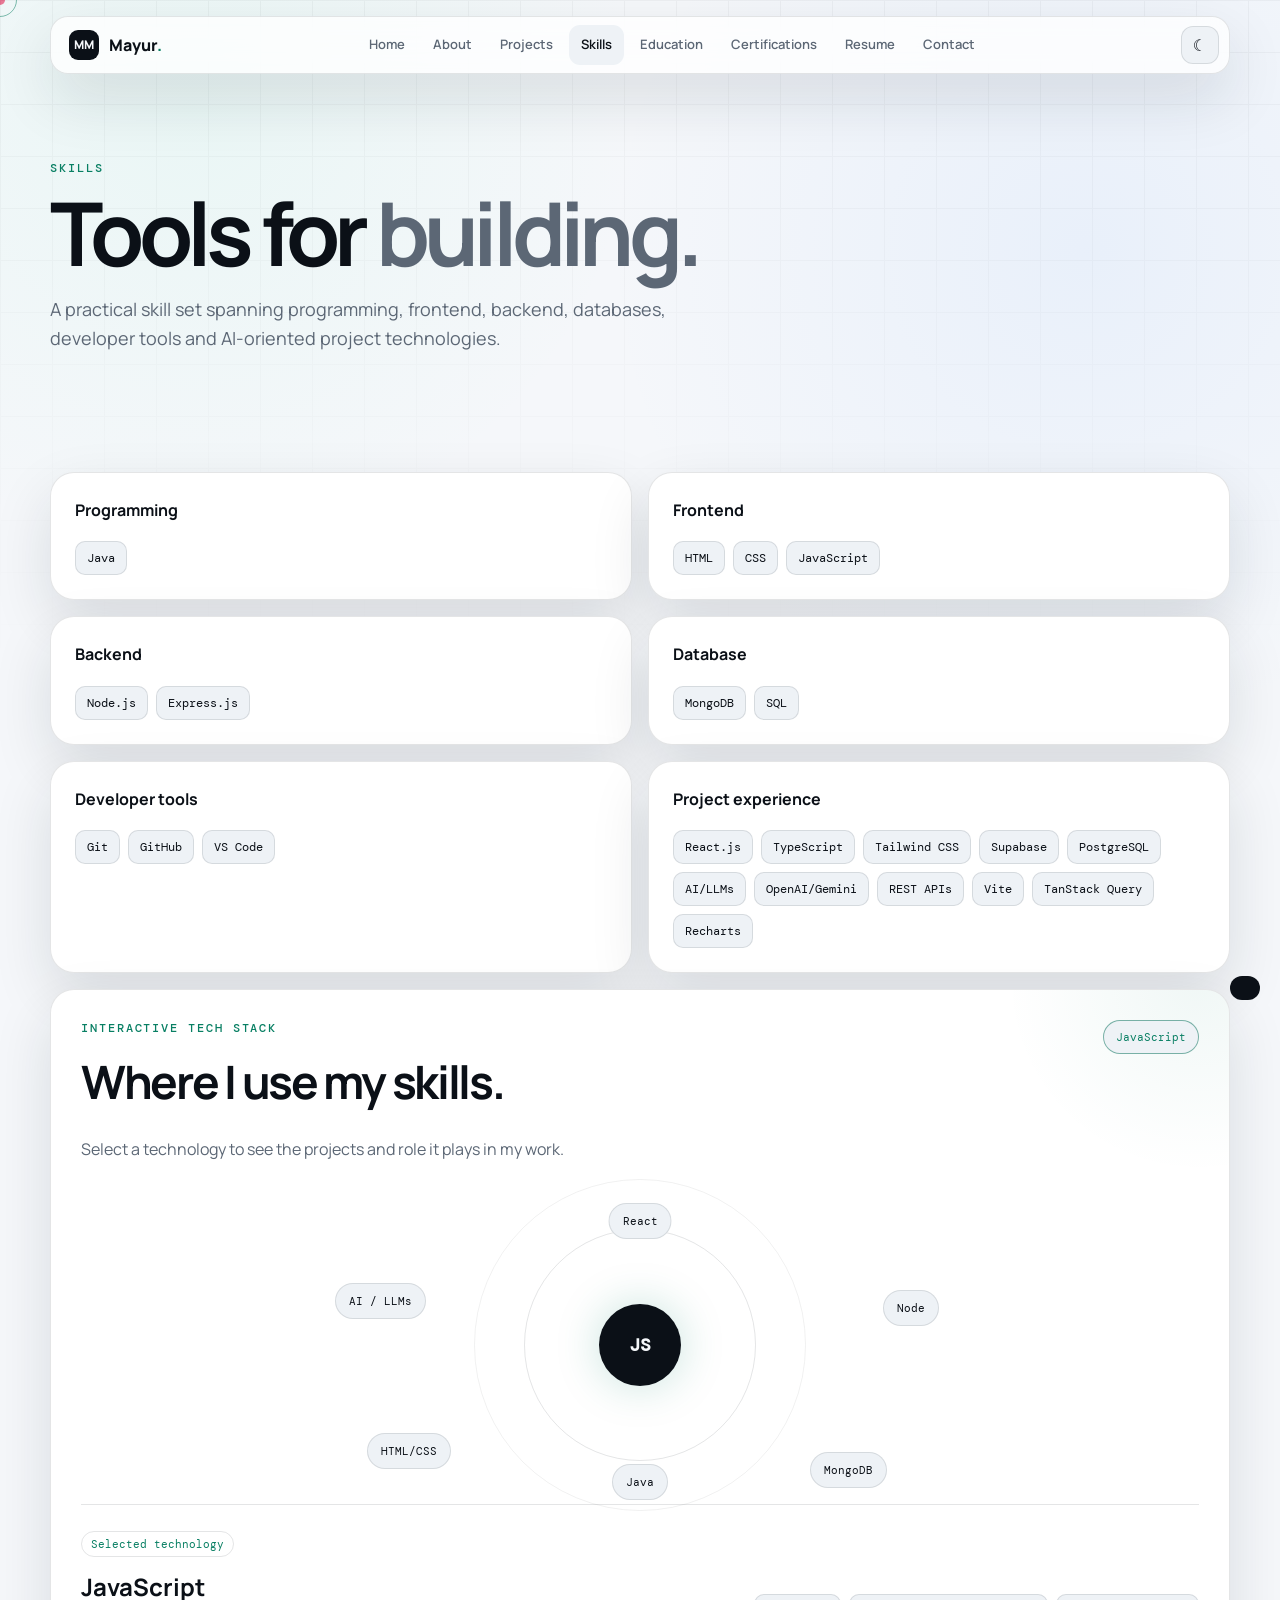
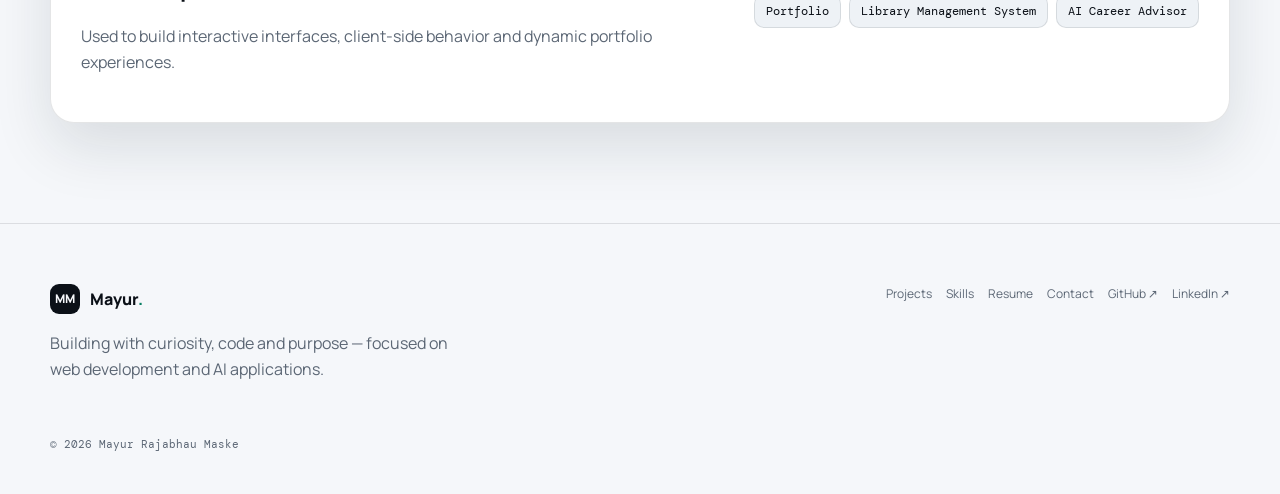
<file: T170800420_MayurMaske_Protfolio/skills.html>
<!doctype html>
<html lang="en" data-theme="dark">
<head>
<meta charset="utf-8">
<meta name="viewport" content="width=device-width,initial-scale=1">
<title>Skills — Mayur Rajabhau Maske</title>
<meta name="description" content="Technical skills and project technologies used by Mayur Rajabhau Maske.">
<meta name="theme-color" content="#07090d">
<meta property="og:title" content="Skills — Mayur Rajabhau Maske">
<meta property="og:description" content="Technical skills and project technologies used by Mayur Rajabhau Maske.">
<meta property="og:type" content="website">
<link rel="stylesheet" href="css/style.css">
</head>
<body>
<a class="skip" href="#main">Skip to content</a>
<div class="progress"></div><div class="cursor"></div><div class="cursor-ring"></div>
<header class="site-header"><div class="container">
<nav class="nav" aria-label="Primary navigation">
<a class="brand" href="index.html"><span class="brand-mark">MM</span><span>Mayur<span style="color:var(--accent)">.</span></span></a>
<div class="nav-links">
<a data-nav href="index.html">Home</a><a data-nav href="about.html">About</a><a data-nav href="projects.html">Projects</a>
<a data-nav href="skills.html">Skills</a><a data-nav href="education.html">Education</a><a data-nav href="certifications.html">Certifications</a>
<a data-nav href="resume.html">Resume</a><a data-nav href="contact.html">Contact</a>
</div>
<div class="nav-actions"><button class="icon-btn" data-theme-toggle aria-label="Switch theme">☼</button>
<button class="menu-btn" data-menu-toggle aria-expanded="false" aria-label="Open menu">☰</button></div>
<div class="mobile-menu">
<a href="index.html">Home</a><a href="about.html">About</a><a href="projects.html">Projects</a><a href="skills.html">Skills</a>
<a href="education.html">Education</a><a href="certifications.html">Certifications</a><a href="resume.html">Resume</a><a href="contact.html">Contact</a>
</div>
</nav></div></header>

<main id="main"><section class="case-hero"><div class="container"><div class="eyebrow">Skills</div><h1 class="case-title">Tools for <span class="muted">building.</span></h1><p class="hero-copy">A practical skill set spanning programming, frontend, backend, databases, developer tools and AI-oriented project technologies.</p></div></section>
<section style="padding-top:30px"><div class="container"><div class="skills-grid">
<article class="card skill-card reveal"><h3>Programming</h3><div class="skill-list"><span class="skill-chip">Java</span></div></article>
<article class="card skill-card reveal"><h3>Frontend</h3><div class="skill-list"><span class="skill-chip">HTML</span><span class="skill-chip">CSS</span><span class="skill-chip">JavaScript</span></div></article>
<article class="card skill-card reveal"><h3>Backend</h3><div class="skill-list"><span class="skill-chip">Node.js</span><span class="skill-chip">Express.js</span></div></article>
<article class="card skill-card reveal"><h3>Database</h3><div class="skill-list"><span class="skill-chip">MongoDB</span><span class="skill-chip">SQL</span></div></article>
<article class="card skill-card reveal"><h3>Developer tools</h3><div class="skill-list"><span class="skill-chip">Git</span><span class="skill-chip">GitHub</span><span class="skill-chip">VS Code</span></div></article>
<article class="card skill-card reveal"><h3>Project experience</h3><div class="skill-list"><span class="skill-chip">React.js</span><span class="skill-chip">TypeScript</span><span class="skill-chip">Tailwind CSS</span><span class="skill-chip">Supabase</span><span class="skill-chip">PostgreSQL</span><span class="skill-chip">AI/LLMs</span><span class="skill-chip">OpenAI/Gemini</span><span class="skill-chip">REST APIs</span><span class="skill-chip">Vite</span><span class="skill-chip">TanStack Query</span><span class="skill-chip">Recharts</span></div></article>
</div>
<div class="skills-explorer card reveal" style="margin-top:16px">
  <div class="skills-explorer-head">
    <div>
      <div class="eyebrow">Interactive tech stack</div>
      <h2>Where I use my skills.</h2>
      <p class="muted">Select a technology to see the projects and role it plays in my work.</p>
    </div>
    <div class="skill-selected" id="skill-selected">JavaScript</div>
  </div>

  <div class="tech-orbit" aria-label="Interactive technology selector">
    <button class="orbit-core" type="button" data-skill="JavaScript">JS</button>
    <button class="orbit-item orbit-1" type="button" data-skill="React.js">React</button>
    <button class="orbit-item orbit-2" type="button" data-skill="Node.js">Node</button>
    <button class="orbit-item orbit-3" type="button" data-skill="MongoDB">MongoDB</button>
    <button class="orbit-item orbit-4" type="button" data-skill="Java">Java</button>
    <button class="orbit-item orbit-5" type="button" data-skill="HTML/CSS">HTML/CSS</button>
    <button class="orbit-item orbit-6" type="button" data-skill="AI/LLMs">AI / LLMs</button>
  </div>

  <div class="skill-detail" id="skill-detail">
    <div>
      <span class="badge">Selected technology</span>
      <h3 id="skill-detail-title">JavaScript</h3>
      <p class="muted" id="skill-detail-text">Used to build interactive interfaces, client-side behavior and dynamic portfolio experiences.</p>
    </div>
    <div class="skill-projects" id="skill-projects">
      <span class="skill-chip">Portfolio</span>
      <span class="skill-chip">Library Management System</span>
      <span class="skill-chip">AI Career Advisor</span>
    </div>
  </div>
</div>
</div></section></main><footer><div class="container"><div class="footer-grid">
<div><div class="brand"><span class="brand-mark">MM</span><span>Mayur<span style="color:var(--accent)">.</span></span></div>
<p class="muted" style="max-width:420px">Building with curiosity, code and purpose — focused on web development and AI applications.</p></div>
<div class="footer-links"><a href="projects.html">Projects</a><a href="skills.html">Skills</a><a href="resume.html">Resume</a><a href="contact.html">Contact</a>
<a href="https://github.com/mayurmaske1290" target="_blank" rel="noopener">GitHub ↗</a><a href="https://linkedin.com/in/mayur-maske-082727293" target="_blank" rel="noopener">LinkedIn ↗</a></div>
</div><p class="muted mono" style="font-size:11px;margin-top:36px">© <span data-year></span> Mayur Rajabhau Maske</p></div></footer>
<div class="toast"></div>
<script src="js/data.js"></script><script src="js/main.js"></script></body></html>
</file>
<file: T170800420_MayurMaske_Protfolio/css/style.css>
@import url('https://fonts.googleapis.com/css2?family=DM+Mono:wght@400;500&family=Manrope:wght@400;500;600;700;800&display=swap');

:root{
  --bg:#07090d; --surface:#0d1118; --surface-2:#111722; --text:#f4f7fb; --muted:#9aa6b5;
  --line:rgba(255,255,255,.09); --accent:#78f0c5; --accent-2:#6da8ff; --warning:#f2c66d;
  --shadow:0 24px 70px rgba(0,0,0,.35); --radius:24px; --max:1180px;
}
html[data-theme="light"]{
  --bg:#f5f7fa; --surface:#fff; --surface-2:#eef2f6; --text:#0b1017; --muted:#5c6775;
  --line:rgba(10,20,30,.11); --accent:#087f63; --accent-2:#296fd6; --warning:#9a6a08;
  --shadow:0 24px 60px rgba(20,30,45,.12);
}
*{box-sizing:border-box}
html{scroll-behavior:smooth}
body{margin:0;background:
 radial-gradient(circle at 15% 5%,rgba(120,240,197,.09),transparent 28rem),
 radial-gradient(circle at 85% 12%,rgba(109,168,255,.09),transparent 30rem),
 var(--bg);color:var(--text);font-family:Manrope,system-ui,sans-serif;line-height:1.65;overflow-x:hidden}
body::before{content:"";position:fixed;inset:0;pointer-events:none;opacity:.035;background-image:linear-gradient(var(--text) 1px,transparent 1px),linear-gradient(90deg,var(--text) 1px,transparent 1px);background-size:52px 52px;mask-image:linear-gradient(to bottom,black,transparent 80%);z-index:-1}
a{color:inherit;text-decoration:none}
button,input,textarea{font:inherit}
button{cursor:pointer}
img{max-width:100%;display:block}
.container{width:min(calc(100% - 40px),var(--max));margin:auto}
.mono{font-family:"DM Mono",monospace}
.muted{color:var(--muted)}
.eyebrow{font:500 12px "DM Mono",monospace;letter-spacing:.16em;text-transform:uppercase;color:var(--accent)}
.page{min-height:100vh}
.skip{position:fixed;left:12px;top:-100px;background:var(--accent);color:#04120d;padding:10px 14px;border-radius:10px;z-index:9999}
.skip:focus{top:12px}
header.site-header{position:fixed;top:0;left:0;right:0;z-index:1000;padding:16px 0;transition:.3s}
.site-header.scrolled{background:color-mix(in srgb,var(--bg) 82%,transparent);backdrop-filter:blur(18px);border-bottom:1px solid var(--line)}
.nav{height:58px;display:flex;align-items:center;justify-content:space-between;border:1px solid var(--line);background:color-mix(in srgb,var(--surface) 76%,transparent);backdrop-filter:blur(18px);padding:0 10px 0 18px;border-radius:18px;box-shadow:var(--shadow)}
.brand{display:flex;align-items:center;gap:10px;font-weight:800}
.brand-mark{width:30px;height:30px;border-radius:9px;display:grid;place-items:center;background:var(--text);color:var(--bg);font-size:12px}
.nav-links{display:flex;align-items:center;gap:4px}
.nav-links a{padding:9px 12px;border-radius:11px;color:var(--muted);font-size:13px;font-weight:600;transition:.2s}
.nav-links a:hover,.nav-links a.active{color:var(--text);background:var(--surface-2)}
.nav-actions{display:flex;align-items:center;gap:8px}
.icon-btn,.menu-btn{width:38px;height:38px;border:1px solid var(--line);border-radius:12px;background:var(--surface-2);color:var(--text);display:grid;place-items:center}
.menu-btn{display:none}
.hero{padding:170px 0 90px;position:relative}
.hero-grid{display:grid;grid-template-columns:1.05fr .95fr;gap:60px;align-items:center}
.hero h1{font-size:clamp(48px,7vw,88px);line-height:.98;letter-spacing:-.065em;margin:18px 0 24px;max-width:850px}
.hero h1 .soft{color:var(--muted)}
.hero-copy{font-size:18px;color:var(--muted);max-width:670px}
.hero-actions{display:flex;gap:12px;flex-wrap:wrap;margin-top:32px}
.btn{display:inline-flex;align-items:center;gap:9px;padding:12px 16px;border-radius:13px;border:1px solid var(--line);font-weight:700;font-size:13px;transition:transform .2s,border-color .2s,background .2s}
.btn:hover{transform:translateY(-2px);border-color:color-mix(in srgb,var(--accent) 45%,var(--line))}
.btn-primary{background:var(--text);color:var(--bg)}
.btn-secondary{background:var(--surface)}
.btn-ghost{background:transparent}
.hero-meta{display:flex;gap:22px;flex-wrap:wrap;margin-top:40px}
.stat{display:flex;flex-direction:column}
.stat strong{font-size:24px;letter-spacing:-.04em}
.stat span{font-size:12px;color:var(--muted)}
.hero-visual{position:relative;min-height:470px;display:grid;place-items:center}
.orb{position:absolute;width:360px;height:360px;border-radius:50%;background:radial-gradient(circle at 35% 30%,rgba(120,240,197,.35),transparent 45%),radial-gradient(circle at 70% 65%,rgba(109,168,255,.28),transparent 50%);filter:blur(2px);animation:float 7s ease-in-out infinite}
.code-card{position:relative;width:min(100%,500px);border:1px solid var(--line);border-radius:24px;background:rgba(13,17,24,.84);backdrop-filter:blur(18px);box-shadow:var(--shadow);overflow:hidden;transform:rotate(2deg);transition:transform .5s}
html[data-theme="light"] .code-card{background:rgba(255,255,255,.86)}
.code-card:hover{transform:rotate(0) translateY(-8px)}
.window-bar{display:flex;gap:7px;padding:15px;border-bottom:1px solid var(--line)}
.dot{width:9px;height:9px;border-radius:50%;background:var(--muted);opacity:.55}
.code-body{padding:26px;font:13px/2 "DM Mono",monospace}
.code-line{display:block}
.k{color:#c792ea}.s{color:#c3e88d}.n{color:#82aaff}.p{color:#89ddff}.c{color:#6b7788}
.float-card{position:absolute;padding:12px 14px;border:1px solid var(--line);background:var(--surface);border-radius:15px;box-shadow:var(--shadow);font-size:12px}
.fc1{top:16%;right:0}.fc2{bottom:15%;left:0}.fc3{top:48%;right:-6%;font-family:"DM Mono",monospace;color:var(--accent)}
section{padding:100px 0}
.section-head{display:flex;align-items:end;justify-content:space-between;gap:30px;margin-bottom:42px}
.section-head h2{font-size:clamp(32px,5vw,56px);line-height:1;letter-spacing:-.055em;margin:8px 0 0}
.section-head p{max-width:460px;color:var(--muted);margin:0}
.grid-3{display:grid;grid-template-columns:repeat(3,1fr);gap:16px}
.grid-2{display:grid;grid-template-columns:repeat(2,1fr);gap:16px}
.card{background:var(--surface);border:1px solid var(--line);border-radius:var(--radius);box-shadow:var(--shadow);transition:transform .25s,border-color .25s}
.card:hover{transform:translateY(-5px);border-color:color-mix(in srgb,var(--accent) 28%,var(--line))}
.project-card{padding:24px;min-height:360px;display:flex;flex-direction:column;justify-content:space-between;position:relative;overflow:hidden}
.project-card::before{content:"";position:absolute;width:190px;height:190px;border-radius:50%;right:-80px;top:-80px;background:var(--accent);opacity:.07;filter:blur(12px)}
.project-top{display:flex;justify-content:space-between;gap:12px}
.project-num{font:12px "DM Mono",monospace;color:var(--muted)}
.tag{display:inline-flex;align-items:center;border:1px solid var(--line);padding:5px 8px;border-radius:999px;color:var(--muted);font:11px "DM Mono",monospace;margin:3px 3px 0 0}
.project-card h3{font-size:28px;line-height:1.05;letter-spacing:-.045em;margin:24px 0 10px}
.project-card p{color:var(--muted);font-size:14px}
.project-actions{display:flex;gap:9px;align-items:center;flex-wrap:wrap}
.arrow{margin-left:auto;width:38px;height:38px;border-radius:50%;display:grid;place-items:center;background:var(--surface-2);transition:.2s}
.project-card:hover .arrow{transform:translate(3px,-3px);background:var(--text);color:var(--bg)}
.marquee{overflow:hidden;border-block:1px solid var(--line);padding:16px 0}
.marquee-track{display:flex;gap:36px;width:max-content;animation:marquee 24s linear infinite}
.marquee span{font:12px "DM Mono",monospace;color:var(--muted);letter-spacing:.08em;white-space:nowrap}
.marquee b{color:var(--accent);font-weight:500}
.skills-grid{display:grid;grid-template-columns:repeat(2,1fr);gap:16px}
.skill-card{padding:24px}
.skill-card h3{margin:0 0 18px;font-size:16px}
.skill-list{display:flex;flex-wrap:wrap;gap:8px}
.skill-chip{padding:8px 11px;background:var(--surface-2);border:1px solid var(--line);border-radius:10px;font:12px "DM Mono",monospace}
.timeline{position:relative;margin-left:10px;padding-left:32px;border-left:1px solid var(--line)}
.timeline-item{position:relative;padding:0 0 38px}
.timeline-item::before{content:"";position:absolute;width:9px;height:9px;border-radius:50%;background:var(--accent);left:-37px;top:8px;box-shadow:0 0 0 6px var(--bg)}
.timeline-item h3{margin:0;font-size:20px}
.timeline-item p{margin:5px 0;color:var(--muted)}
.badge{display:inline-block;padding:5px 9px;border:1px solid var(--line);border-radius:999px;font:11px "DM Mono",monospace;color:var(--accent)}
.filter-bar{display:flex;gap:8px;flex-wrap:wrap;margin-bottom:22px}
.filter{padding:9px 12px;border:1px solid var(--line);background:var(--surface);color:var(--muted);border-radius:10px;font-size:12px}
.filter.active{background:var(--text);color:var(--bg)}
.case-hero{padding:160px 0 70px}
.case-title{font-size:clamp(46px,8vw,88px);line-height:.95;letter-spacing:-.065em;max-width:900px;margin:15px 0 20px}
.case-layout{display:grid;grid-template-columns:1.2fr .8fr;gap:18px}
.case-panel{padding:28px}
.case-panel h3{margin-top:0}
.arch{display:grid;gap:8px;margin-top:18px}
.arch div{padding:14px;border:1px solid var(--line);background:var(--surface-2);border-radius:12px;font:12px "DM Mono",monospace;text-align:center}
.arch div:not(:last-child)::after{content:"↓";display:block;margin-top:7px;color:var(--accent)}
.quote{border-left:2px solid var(--accent);padding-left:18px;color:var(--muted)}
.cert-grid{display:grid;grid-template-columns:repeat(4,1fr);gap:12px}
.cert{padding:20px;min-height:160px}
.cert strong{display:block;font-size:15px}
.cert small{display:block;color:var(--muted);margin-top:10px}
.contact-grid{display:grid;grid-template-columns:.8fr 1.2fr;gap:18px}
.contact-card{padding:26px}
.contact-links{display:grid;gap:10px;margin-top:22px}
.contact-link{padding:14px;border:1px solid var(--line);border-radius:13px;background:var(--surface-2);display:flex;justify-content:space-between;align-items:center}
.form{display:grid;gap:13px}
.field{display:grid;gap:7px}
.field label{font-size:12px;font-weight:700}
.field input,.field textarea{width:100%;border:1px solid var(--line);background:var(--surface-2);color:var(--text);border-radius:12px;padding:12px;outline:none}
.field input:focus,.field textarea:focus{border-color:var(--accent)}
.field textarea{min-height:150px;resize:vertical}
.form-msg{font-size:12px;min-height:20px}
.form-msg.error{color:#ff8f8f}.form-msg.success{color:var(--accent)}
.resume-paper{background:#fff;color:#111;padding:52px;border-radius:18px;box-shadow:var(--shadow);max-width:900px;margin:auto}
.resume-paper h1{margin:0;font-size:42px;letter-spacing:-.05em}
.resume-contact{color:#555;font-size:12px;margin:8px 0 22px}
.resume-section{border-top:1px solid #ddd;padding-top:18px;margin-top:24px}
.resume-section h2{font-size:13px;letter-spacing:.12em;margin:0 0 12px}
.resume-grid{display:grid;grid-template-columns:repeat(2,1fr);gap:15px}
.resume-paper p,.resume-paper li{font-size:12px;line-height:1.65}
.resume-paper ul{padding-left:18px}
footer{padding:60px 0 30px;border-top:1px solid var(--line)}
.footer-grid{display:flex;justify-content:space-between;gap:30px;align-items:start}
.footer-links{display:flex;gap:14px;flex-wrap:wrap;color:var(--muted);font-size:12px}
.cursor{position:fixed;width:10px;height:10px;border-radius:50%;background:var(--accent);pointer-events:none;z-index:9999;mix-blend-mode:difference;transform:translate(-50%,-50%);display:none}
.cursor-ring{position:fixed;width:34px;height:34px;border:1px solid var(--accent);border-radius:50%;pointer-events:none;z-index:9998;transform:translate(-50%,-50%);display:none;opacity:.5}
.progress{position:fixed;top:0;left:0;height:2px;background:var(--accent);width:0;z-index:2000}
.reveal{opacity:0;transform:translateY(18px);transition:opacity .7s ease,transform .7s ease}
.reveal.visible{opacity:1;transform:none}
.toast{position:fixed;right:20px;bottom:20px;padding:12px 15px;background:var(--text);color:var(--bg);border-radius:12px;font-size:12px;z-index:3000;transform:translateY(120px);transition:.3s}
.toast.show{transform:none}
.mobile-menu{display:none}
@keyframes float{50%{transform:translateY(-16px) scale(1.03)}}
@keyframes marquee{to{transform:translateX(-50%)}}
@media (max-width:900px){
  .nav-links{display:none}.menu-btn{display:grid}
  .mobile-menu{position:absolute;top:68px;left:0;right:0;padding:12px;background:var(--surface);border:1px solid var(--line);border-radius:18px;box-shadow:var(--shadow)}
  .mobile-menu.open{display:grid}.mobile-menu a{padding:13px;border-radius:10px;color:var(--muted)}.mobile-menu a:hover{background:var(--surface-2);color:var(--text)}
  .hero-grid,.case-layout,.contact-grid{grid-template-columns:1fr}.hero{padding-top:130px}.hero-visual{min-height:390px}
  .grid-3{grid-template-columns:1fr 1fr}.cert-grid{grid-template-columns:1fr 1fr}
}
@media (max-width:620px){
  .container{width:min(calc(100% - 28px),var(--max))}
  section{padding:72px 0}.hero{padding-bottom:55px}.hero h1{font-size:48px}.hero-copy{font-size:16px}
  .grid-3,.grid-2,.skills-grid,.resume-grid{grid-template-columns:1fr}
  .section-head{display:block}.section-head p{margin-top:16px}
  .hero-visual{min-height:330px}.orb{width:260px;height:260px}.code-body{padding:18px;font-size:11px}.float-card{display:none}
  .cert-grid{grid-template-columns:1fr}.resume-paper{padding:28px}.resume-paper h1{font-size:30px}
  .footer-grid{display:block}.footer-links{margin-top:18px}
}
@media (pointer:fine){
  .cursor,.cursor-ring{display:block}
}
@media print{
  body{background:#fff!important;color:#111!important}
  header,footer,.progress,.cursor,.cursor-ring,.resume-actions{display:none!important}
  .resume-paper{box-shadow:none;border-radius:0;max-width:none;padding:0}
}
@media (prefers-reduced-motion:reduce){
  *,*::before,*::after{scroll-behavior:auto!important;animation-duration:.001ms!important;animation-iteration-count:1!important;transition-duration:.001ms!important}
  .reveal{opacity:1;transform:none}
}


.skills-explorer{padding:30px;overflow:hidden;position:relative}
.skills-explorer::after{content:"";position:absolute;width:420px;height:420px;border-radius:50%;right:-180px;top:-220px;background:radial-gradient(circle,var(--accent),transparent 65%);opacity:.06;pointer-events:none}
.skills-explorer-head{display:flex;justify-content:space-between;align-items:flex-start;gap:24px;position:relative;z-index:1}
.skills-explorer-head h2{font-size:clamp(28px,4vw,46px);letter-spacing:-.05em;margin:8px 0}
.skill-selected{border:1px solid color-mix(in srgb,var(--accent) 45%,var(--line));background:var(--surface-2);color:var(--accent);padding:9px 12px;border-radius:999px;font:11px "DM Mono",monospace;white-space:nowrap}
.tech-orbit{width:min(100%,650px);height:310px;margin:12px auto 4px;position:relative;display:grid;place-items:center}
.tech-orbit::before,.tech-orbit::after{content:"";position:absolute;border:1px solid var(--line);border-radius:50%;left:50%;top:50%;transform:translate(-50%,-50%);pointer-events:none}
.tech-orbit::before{width:230px;height:230px}
.tech-orbit::after{width:330px;height:330px;opacity:.55}
.orbit-core,.orbit-item{position:absolute;border:1px solid var(--line);background:var(--surface-2);color:var(--text);border-radius:50%;font:11px "DM Mono",monospace;transition:.25s;z-index:2}
.orbit-core{width:82px;height:82px;background:var(--text);color:var(--bg);border-color:transparent;font-size:18px;font-weight:700;box-shadow:0 0 45px color-mix(in srgb,var(--accent) 22%,transparent)}
.orbit-item{padding:10px 13px;border-radius:999px}
.orbit-item:hover,.orbit-item.active{transform:scale(1.08);border-color:var(--accent);color:var(--accent);box-shadow:0 0 24px color-mix(in srgb,var(--accent) 15%,transparent)}
.orbit-1{left:50%;top:4%;transform:translateX(-50%)}
.orbit-2{right:4%;top:32%}
.orbit-3{right:12%;bottom:4%}
.orbit-4{left:50%;bottom:0;transform:translateX(-50%)}
.orbit-5{left:8%;bottom:10%}
.orbit-6{left:3%;top:30%}
.skill-detail{display:grid;grid-template-columns:1fr auto;gap:24px;align-items:center;border-top:1px solid var(--line);padding-top:24px;position:relative;z-index:1}
.skill-detail h3{font-size:24px;margin:10px 0 4px}
.skill-projects{display:flex;gap:8px;flex-wrap:wrap;justify-content:flex-end}
@media (max-width:620px){
  .skills-explorer{padding:22px}
  .skills-explorer-head{display:block}
  .skill-selected{display:inline-block;margin-top:8px}
  .tech-orbit{height:280px}
  .tech-orbit::after{width:285px;height:285px}
  .tech-orbit::before{width:190px;height:190px}
  .skill-detail{grid-template-columns:1fr}
  .skill-projects{justify-content:flex-start}
  .orbit-2{right:0}.orbit-3{right:4%}.orbit-5{left:4%}.orbit-6{left:0}
}
</file>
